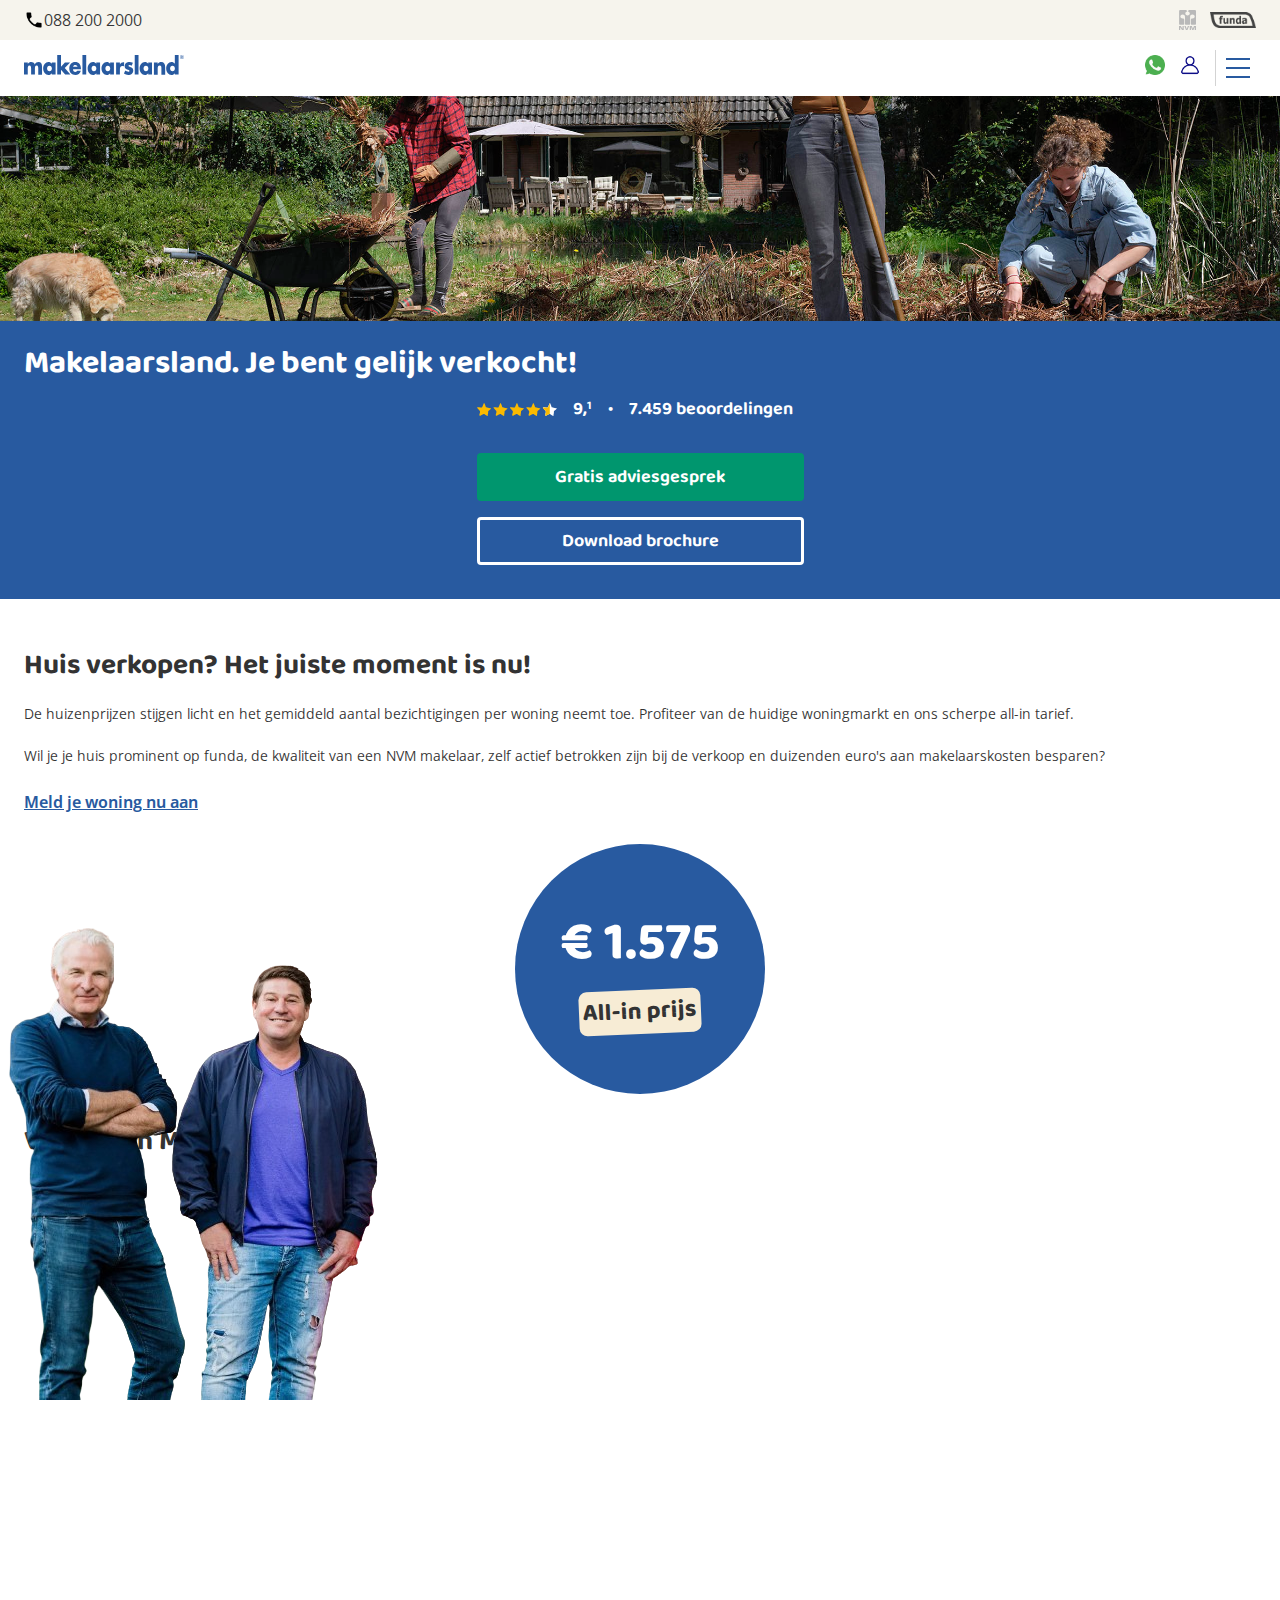
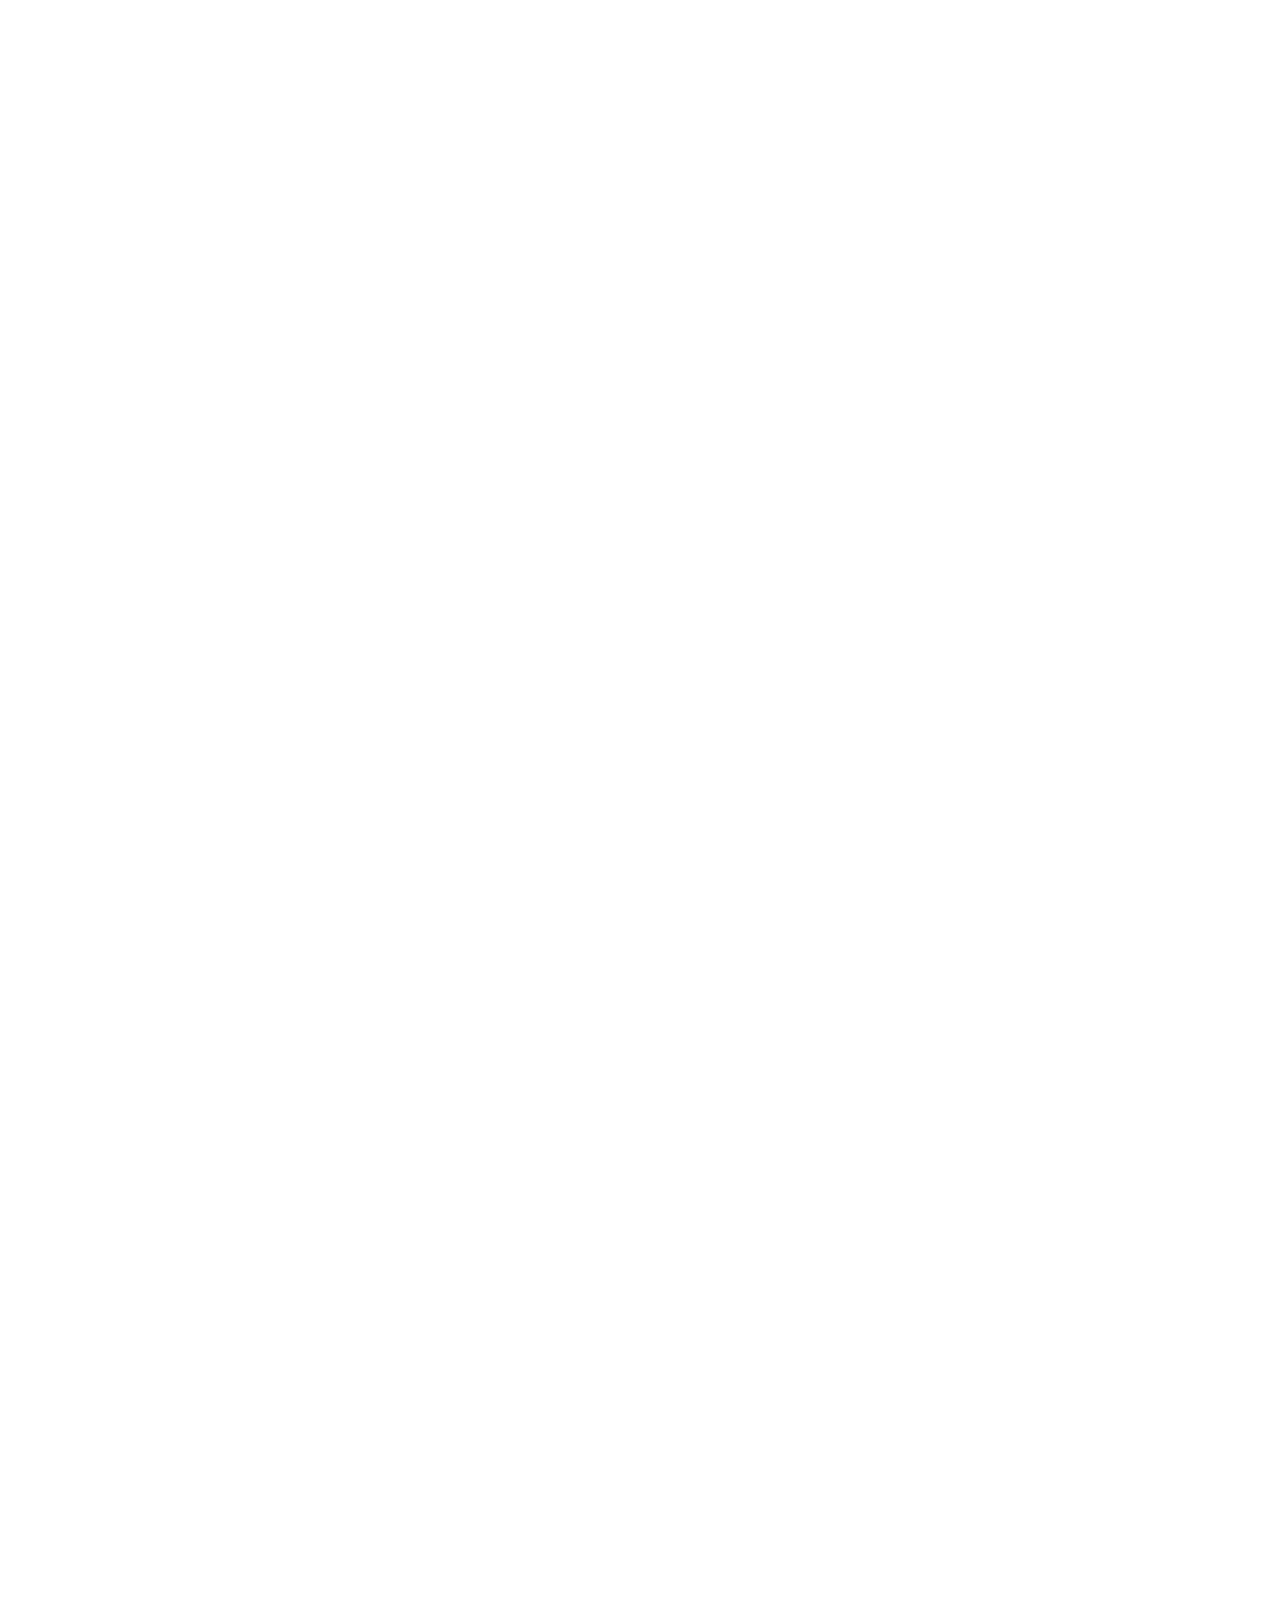
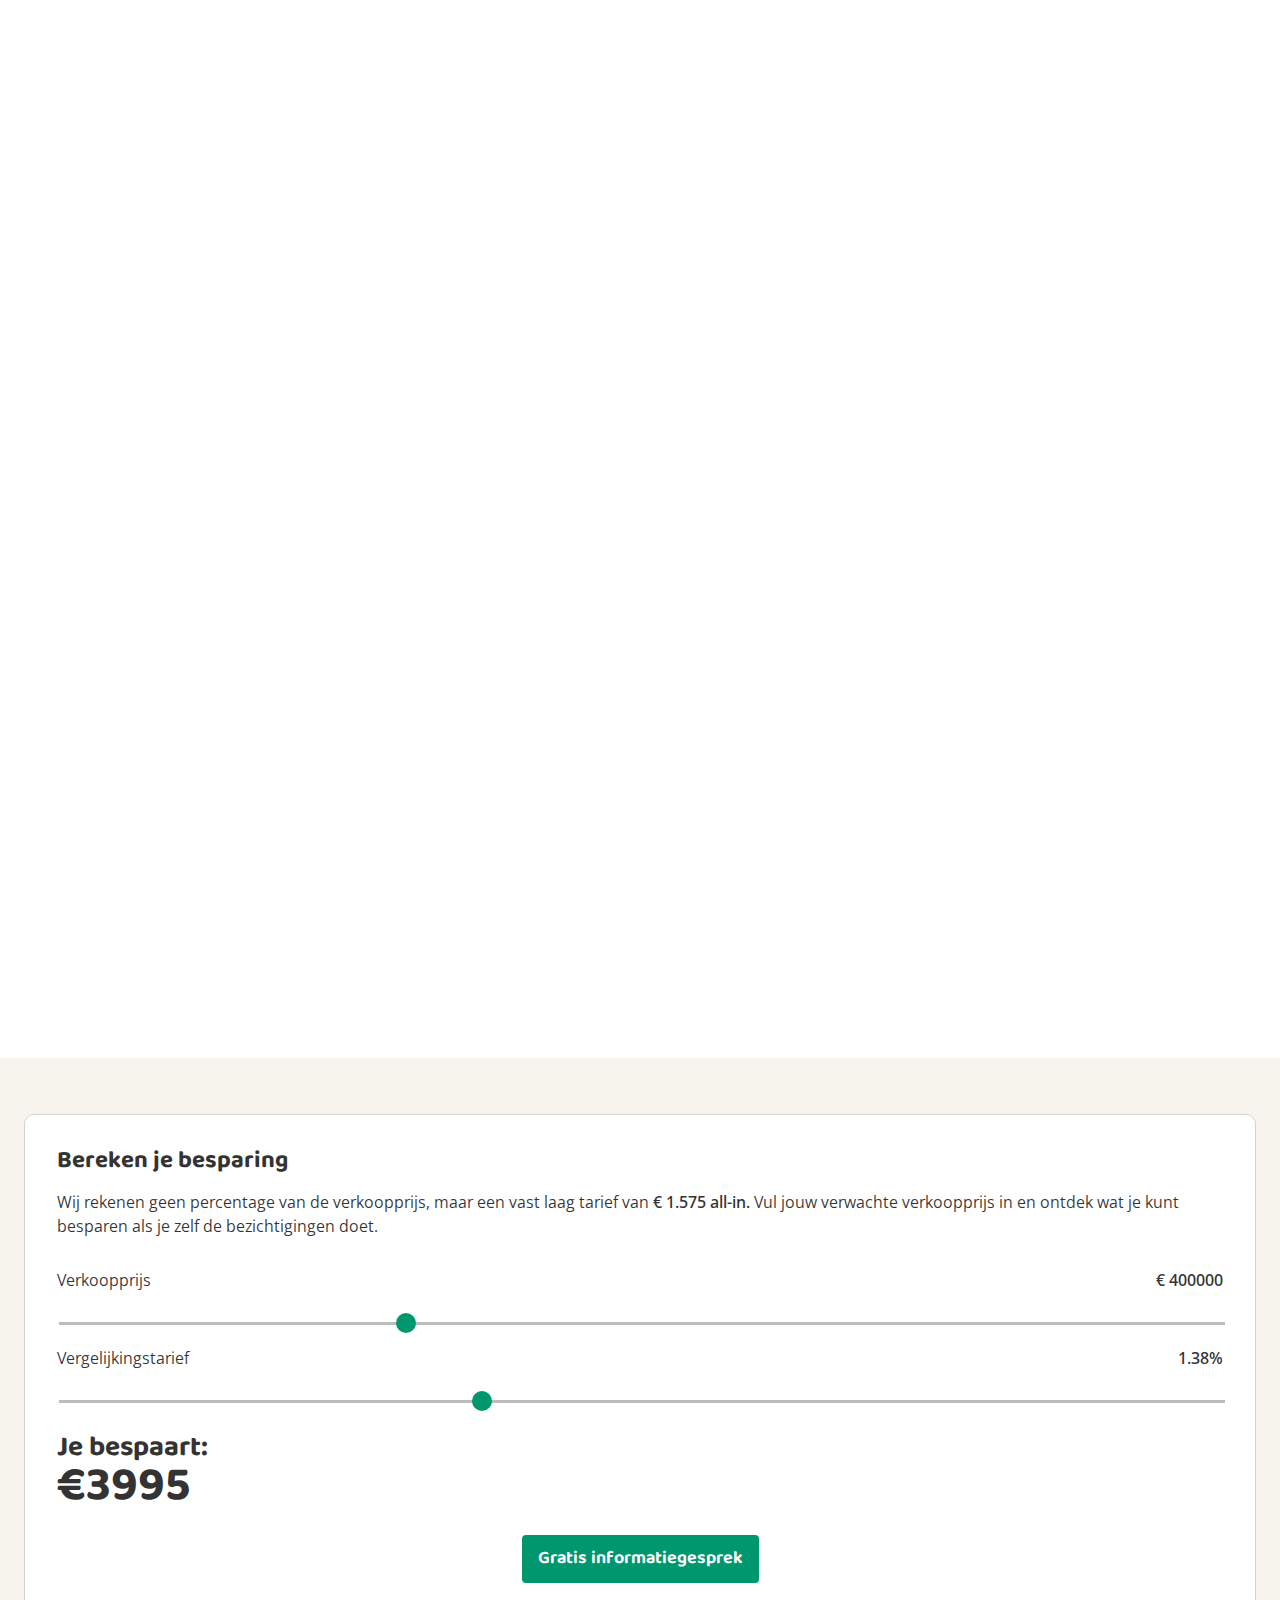
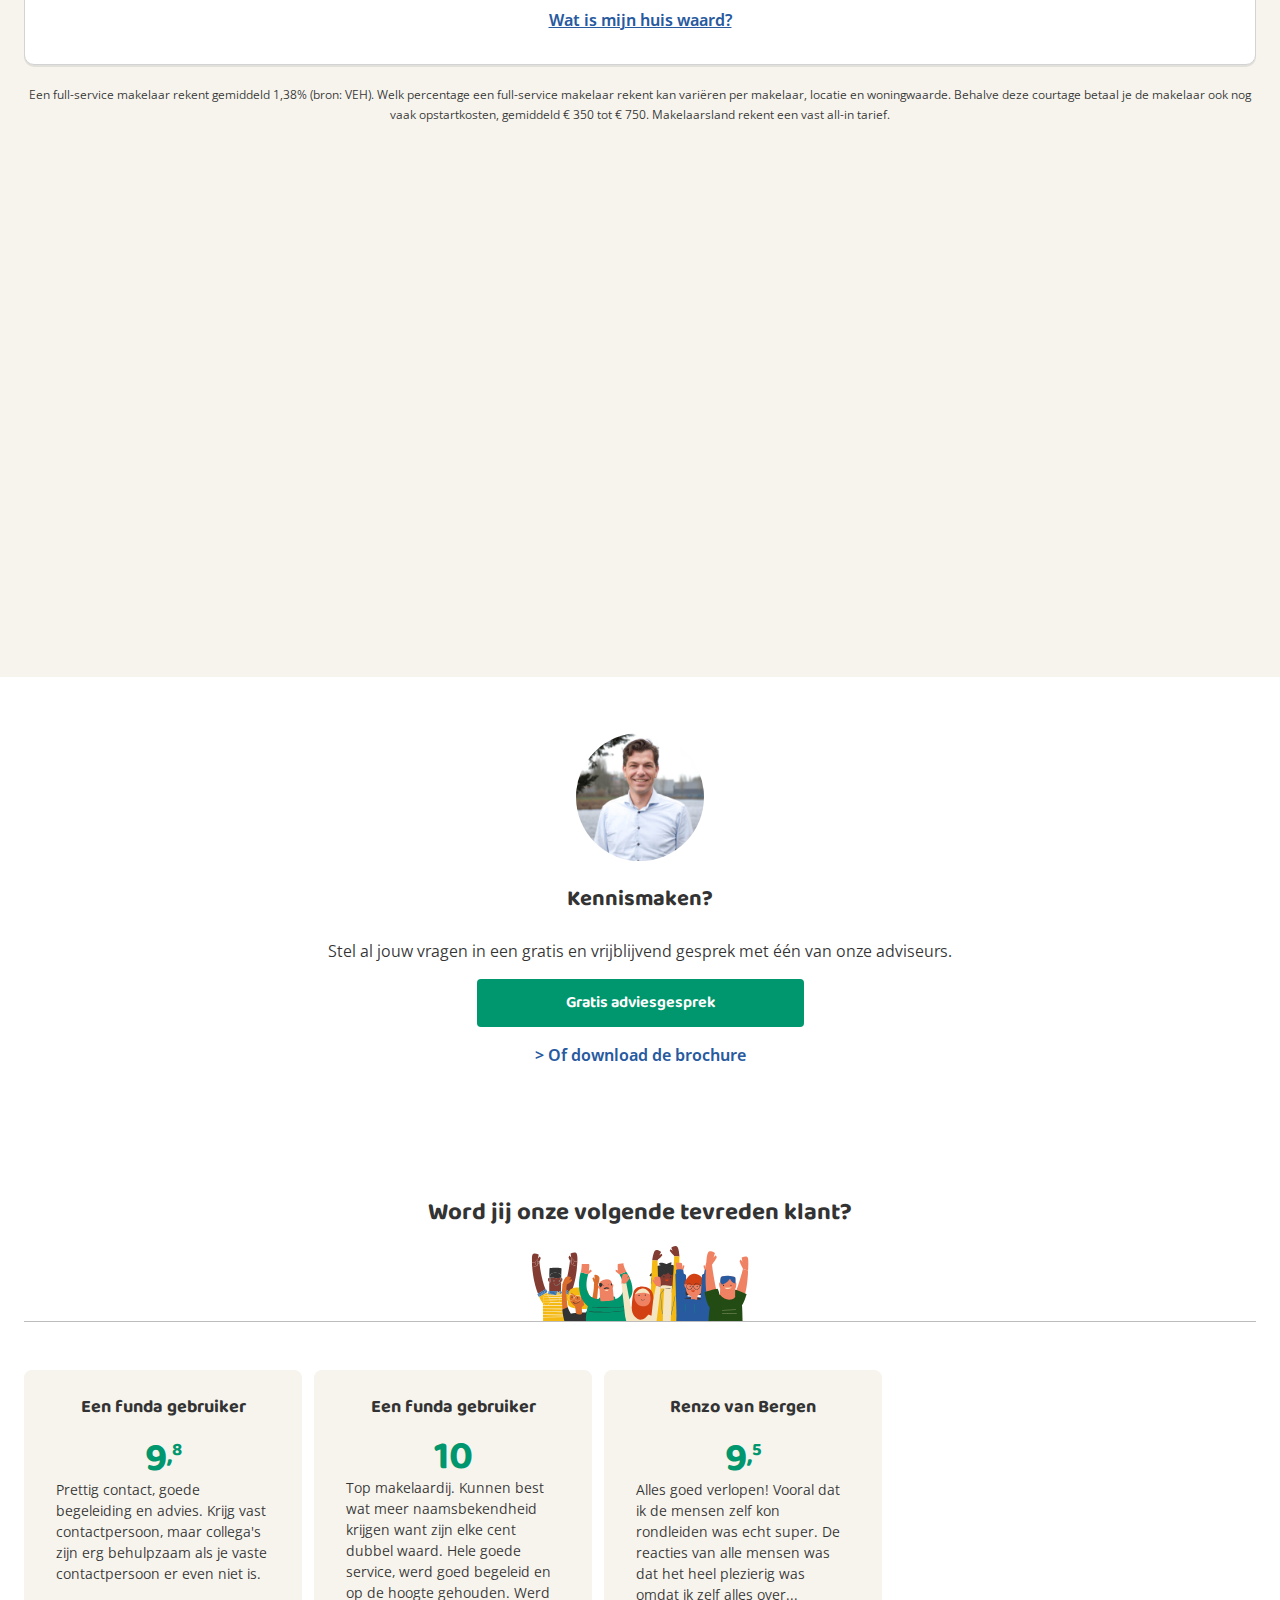
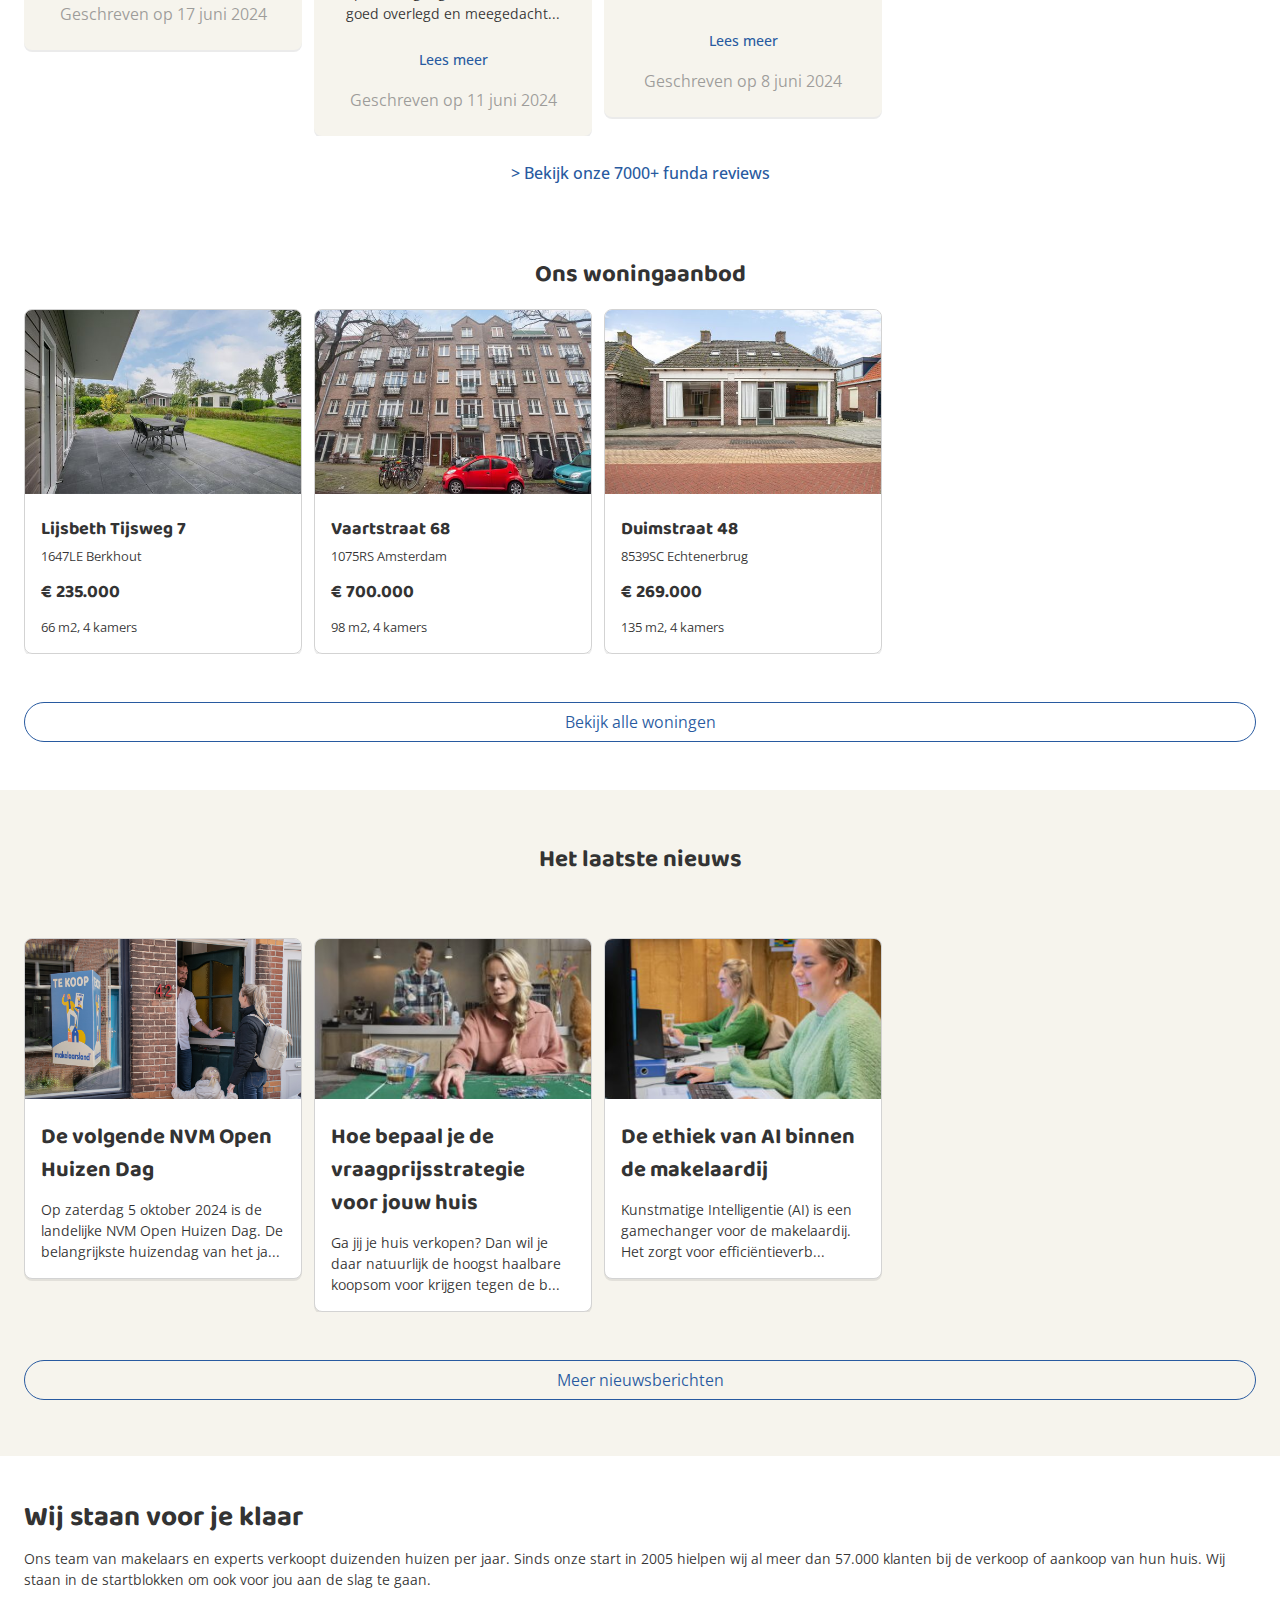
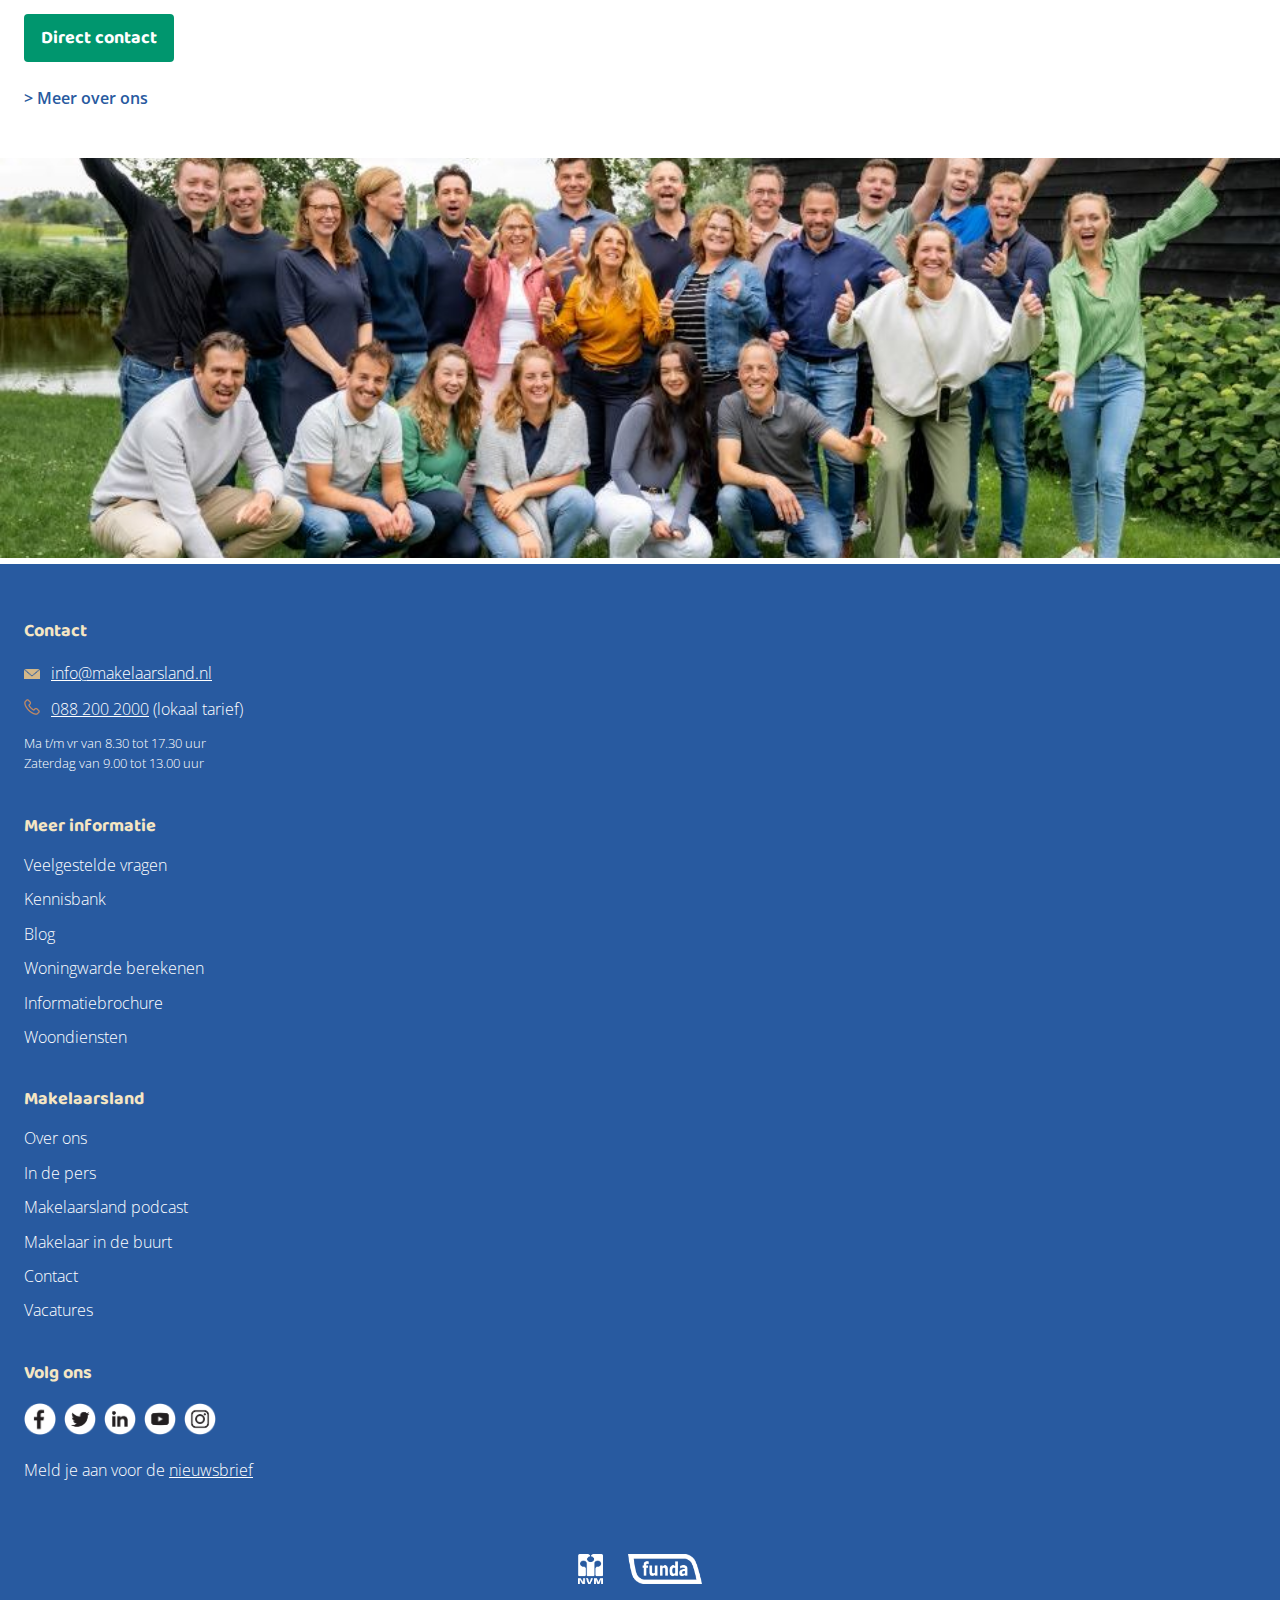
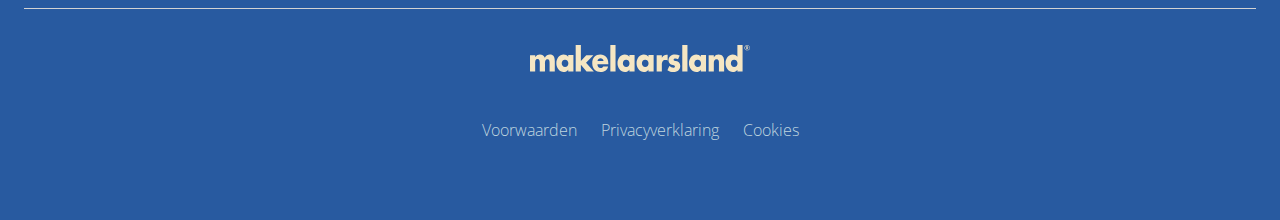
<file: index.html>
<!DOCTYPE html>
<html lang="nl">
	
<head>
	<meta charset="UTF-8">
	<meta name="author" content="jouw naam">
	<meta name="viewport" content="width=device-width, initial-scale=1">
	
	<title>Welkom in Makelaarsland - Makelaarsland</title>
	
	<link href="styles/style.css" rel="stylesheet">

	<link rel="preconnect" href="https://fonts.googleapis.com">
	<link rel="preconnect" href="https://fonts.gstatic.com" crossorigin>
	<link href="https://fonts.googleapis.com/css2?family=Open+Sans:ital,wght@0,300..800;1,300..800&display=swap" rel="stylesheet">

	<link rel="preconnect" href="https://fonts.googleapis.com">
	<link rel="preconnect" href="https://fonts.gstatic.com" crossorigin>
	<link href="https://fonts.googleapis.com/css2?family=Baloo+2:wght@400..800&display=swap" rel="stylesheet">
</head>

<body>
	<header>
		<section>
			<h2 class="hidden">Eerste navigatiebar</h2>
			<div class="h-bovenste">
				<a href="">
					<img src="images/header/telefoon.png" alt="icoontje van een telefoon">
					<p>088 200 2000</p>
				</a>
				<img src="images/header/nvm-logo.svg" alt="logo van nvm">
				<img src="images/header/funda-logo.png" alt="logo van funda">
			</div>
			<div class="h-onderste">
				<a href="index.html"><img src="images/header/makelaarsland.svg" alt="logo van makelaarsland"></a>
				<a href="https://wa.me/31882002090"><img src="images/header/whatsapp-logo.png" alt="whatsapp icoon"></a>
				<a href="https://mijn.makelaarsland.nl/?_gl=1*1aj20gw*_gcl_au*MTA4MTgyMjk1OC4xNzI1OTkxMDMx*FPAU*MTA4MTgyMjk1OC4xNzI1OTkxMDMx*_ga*MTYxNTQyMTU1OS4xNzI1OTkxMDMy*_ga_ZX3W5TLM1Y*MTcyNzI1NDU0OC4zNy4wLjE3MjcyNTQ1NDguMC4wLjEzMjU2MjExMTY.*_fplc*UUxaUjE4dW5GbUNXYXluVmpOU09adU94NFJBMU1kN0pjZlZhbEtnYmR3VGZwaTF0MmcyblZPeXlzeEtjdmdYdFJSQTVSNSUyRnNrUlpLcnBFQnZLS2xqaktHaVIzWGZRSzFNT2FsQ1NZcmRReWRQUDBobWF3WlRpR1ExTjBxSUElM0QlM0Q."><img src="images/header/profiel.png" alt="profiel"></a>
				<button>
					<span></span>
					<span></span>
					<span></span>
				</button>
			</div>
		</section>
		<nav>
			<div>
				<img src="images/footer/makelaarsland-cream.svg" alt="logo van makelaarsland">
				<a href=""><img src="images/header/profiel.png" alt="profiel"></a>
				<button>
					<span></span>
					<span></span>
				</button>
			</div>
			<ul>
				<li><a href="https://www.makelaarsland.nl/huis-verkopen/">Huis verkopen</a></li>
				<li><a href="https://www.makelaarsland.nl/aankoopmakelaar/">Aankoopmakelaar</a></li>
				<li><a href="over-ons.html">Over ons</a></li>
				<li><a href="https://www.makelaarsland.nl/huis-kopen/">Woningaanbod</a></li>
				<li><a href="https://www.makelaarsland.nl/woondiensten/">Woondiensten</a></li>
			</ul>

			<div>
				<a href="https://www.makelaarsland.nl/contact/"><img src="images/header/speech-bubble.png" alt="tekstwolkje">Neem contact op</a>
				<a href="https://wa.me/31882002090"><img src="images/header/whatsapp-white.png" alt="whatsapp logo">Whatsapp met ons</a>
				<a href="https://www.makelaarsland.nl/aanmelden-verkoop/">Start verkoop</a>
			</div>
		</nav>
		<section>
			<img src="images/index/header-index.jpg" alt="een score van 4,5 sterren">
			<h1>Makelaarsland. Je bent gelijk verkocht!</h1>
			<div>
				<img src="images/index/sterren.svg" alt="4,5 sterren gevuld">
				<p>9,</p>
				<p>1</p>
				<p>•</p>
				<p>7.459 beoordelingen</p>
			</div>
			<section class="header-knoppen">
			<h2 class="hidden">Knoppen in de header</h2>
				<a href="https://www.makelaarsland.nl/informatiegesprek/">Gratis adviesgesprek</a>
				<a href="https://www.makelaarsland.nl/informatiebrochure/">Download brochure</a>
			</section>
		</section>
	</header>
	
	<main class="indeks">
		<img src="images/index/kpk-meme.png" alt="Martijn en Bob van kopen zonder kijken">
		<section>
			<h2>Huis verkopen? Het juiste moment is nu!</h2>
			<p>
				De huizenprijzen stijgen licht en het gemiddeld aantal bezichtigingen per woning 
				neemt toe. Profiteer van de huidige woningmarkt en ons scherpe all-in tarief.
				<br>
				<br>
				Wil je je huis prominent op funda, de kwaliteit van een NVM makelaar, zelf actief 
				betrokken zijn bij de verkoop en duizenden euro's aan makelaarskosten besparen?
			</p>
			<a href="https://www.makelaarsland.nl/aanmelden-verkoop/" class="linkje">Meld je woning nu aan</a>
			
			<a href="https://www.makelaarsland.nl/aanmelden-verkoop/">
				<div>
					<p>€ 1.575</p>
					<p>All-in prijs</p>
				</div>
			</a>
		</section>
		<section>
			<h2>Voordelen Makelaarsland</h2>
				<article class="section fadeup">
					<a href="https://www.makelaarsland.nl/huis-verkopen">
						<img src="images/index/bespaar-man-bank.jpg" alt="een man die in zijn huis zit op de bank">
						<div>
							<h3 >Bespaar duizenden euro's</h3>
							<p >
								Het verkopen van je huis hoeft niet duur te zijn. Je kan zelf de 
								bezichtigingen doen of alles uitbesteden. Altijd voor een vast laag tarief! 
								Kies wat bij jou past.
							</p>
							<p class="linkje">Wat kost het</p>
						</div>
					</a>
				</article>
				<article class="section fadeup">
					<a href="https://www.makelaarsland.nl/over-ons/">
						<img src="images/index/team-makelaar-verkoop.jpg" alt="Het team van makelaarsland">
						<div>
							<h3>Het beste verkoopresultaat</h3>
							<p>
								Ons team verkoopt duizenden huizen per jaar en brengt 19 jaar kennis
								en ervaring mee. Wij gaan altijd voor het beste resultaat: een dik tevreden jij!
							</p>
						<p class="linkje">Ontmoet het team</p>
						</div>
					</a>
				</article>
				<article class="section fadeup">
					<a href="https://www.makelaarsland.nl/hoe-werkt-het/">
						<img src="images/index/huis-verkocht.jpg" alt="Een blije vrouw bij een verkocht huis">
						<div>
							<h3>Unieke verkoopervaring</h3>
							<p>
								Jouw enthousiasme en kennis van jouw huis en buurt samen met onze NVM expertise
								vormen de unieke combinatie. In deze 5 stappen is jouw huis zo verkocht.
							</p>
							<p class="linkje">Zo werkt het</p>
						</div>
					</a>
				</article>
		</section>
		<section>
			<h2 class="hidden">Kijk je besparing</h2>
			<section class="besparing">
				<h2>Bereken je besparing</h2>
				<p>
					Wij rekenen geen percentage van de verkoopprijs, maar een vast laag tarief van <strong>€ 1.575
					all-in.</strong> Vul jouw verwachte verkoopprijs in en ontdek wat je kunt besparen als je zelf
					de bezichtigingen doet.
				</p>
				<div>
					<p>Verkoopprijs</p>	
					<p><strong class="verkoop">//prijs//</strong></p>
				</div>
				<input type="range" min="150000" max="1000000" value="400000" step="10000" class="prijsslider">
				<div>
					<p>Vergelijkingstarief</p>
					<p><strong class="vergelijking">//procent//</strong></p>
				</div>
				<input type="range" min="0.75" max="2.50" value="1.38" step="0.01" class="procentslider">
				<p>Je bespaart:</p>
				<p>€</p ><p class="deprijs">PRIJS</p>
				<div>
					<a href="https://www.makelaarsland.nl/informatiegesprek/">Gratis informatiegesprek</a>
					<a href="https://mijnwaardecheck.nl/makelaarsland?_gl=1*1ucw654*_gcl_au*MTA4MTgyMjk1OC4xNzI1OTkxMDMx*FPAU*MTA4MTgyMjk1OC4xNzI1OTkxMDMx*_ga*MTYxNTQyMTU1OS4xNzI1OTkxMDMy*_ga_ZX3W5TLM1Y*MTcyNjE1MTI2OS4xMC4xLjE3MjYxNTE0ODguMC4wLjYzMTYxNTk1NA..*_fplc*RTQ3TVlCd2hCczRkMXhOcVJCdzJXWkx6WXRYRVRPNHFpVW15TEp0WDBCcmdRQkRwNG5kdnpsaEhubnFxWXlhbnQlMkJpdEl4RjJzeUd4YjN4NFVEMUxzcVFFYXIlMkY0QUJiQWlRWVUxM3NsZzNYRHVhVVg0TUdibUpzdTFpQmRadyUzRCUzRA.." class="linkje">Wat is mijn huis waard?</a>
				</div>
			</section>

			 <p>
				Een full-service makelaar rekent gemiddeld 1,38% (bron: VEH). Welk percentage een full-service
				makelaar rekent kan variëren per makelaar, locatie en woningwaarde. Behalve deze courtage betaal
				je de makelaar ook nog vaak opstartkosten, gemiddeld € 350 tot € 750. Makelaarsland rekent een
				vast all-in tarief.
			 </p>
			 <iframe width="560" height="315" src="https://www.youtube.com/embed/dzfm5g5xcTM?si=n7hIkXaGzyj_HhCj" title="YouTube video player" allow="accelerometer; autoplay; clipboard-write; encrypted-media; gyroscope; picture-in-picture; web-share" referrerpolicy="strict-origin-when-cross-origin" allowfullscreen></iframe>
		</section>
		<section>
			<h2 class="hidden">Regel een gratis adviesgesprek</h2>
			<img src="images/index/adviseur.jpg" alt="foto van een adviseur">
			<h2>Kennismaken?</h2>
			<p>
				Stel al jouw vragen in een gratis en vrijblijvend gesprek met één van onze adviseurs.
			</p>
			<a href="https://www.makelaarsland.nl/informatiegesprek/">Gratis adviesgesprek</a>
			<a href="https://www.makelaarsland.nl/informatiebrochure/" class="linkje">> Of download de brochure</a>
		</section>
		<section>
			<h2>Word jij onze volgende tevreden klant?</h2>
			<div> 
				<!-- div om de grijze streep te krijgen -->
				<img src="images/index/juichende-mensen-half.svg" alt="juichende mensen">
			</div>
			<div>
				<article>
					<div>
						<h3>Een funda gebruiker</h3>	
						<div class="cijfers"><p>9</p><p>,</p><p>8</p></div>
						<p>
							Prettig contact, goede begeleiding en advies. Krijg vast contactpersoon, maar
							collega's zijn erg behulpzaam als je vaste contactpersoon er even niet is.
						</p>
						<p>Geschreven op 17 juni 2024</p>
					</div>
				</article>
				<article>
					<div>
						<h3>Een funda gebruiker</h3>
						<div class="cijfers"><p>10</p></div>
						<p>
							Top makelaardij. Kunnen best wat meer naamsbekendheid krijgen want zijn elke cent
							dubbel waard. Hele goede service, werd goed begeleid en op de hoogte gehouden. Werd
							goed overlegd en meegedacht... <a href="">Lees meer</a>
						</p>
						<p>Geschreven op 11 juni 2024</p>
					</div>
				</article>
				<article>
					<div>
						<h3>Renzo van Bergen</h3>
						<div class="cijfers"><p>9</p><p>,</p><p>5</p></div>
						<p>
							Alles goed verlopen! Vooral dat ik de mensen zelf kon rondleiden was echt super. De
							reacties van alle mensen was dat het heel plezierig was omdat ik zelf alles over... <a href="">Lees meer</a>
						</p>
						<p>Geschreven op 8 juni 2024</p>
					</div>
				</article>
			</div>
			<a href="https://www.funda.nl/makelaars/alkmaar/12285-makelaarsland/beoordelingen/verkoop/" >> Bekijk onze 7000+ funda reviews</a>
		</section>
		<section>
			<h2>Ons woningaanbod</h2>
			<div>
				<article>
					<a href="https://www.makelaarsland.nl/huis-kopen/berkhout-lijsbeth-tijsweg-7-40/">
						<div>
							<img src="images/index/lijsbeth-tijsweg.jpeg" alt="foto van huis 1">
							<h3>Lijsbeth Tijsweg 7</h3>
							<p>1647LE Berkhout</p>
							<p>€ 235.000</p>
							<p>66 m2, 4 kamers</p>
						</div>
					</a>
				</article>
				<article>
						<a href="https://www.makelaarsland.nl/huis-kopen/amsterdam-vaartstraat-68-1/">
						<div>
							<img src="images/index/vaartstraat.jpeg" alt="foto van huis 2">
							<h3>Vaartstraat 68</h3>
							<p>1075RS Amsterdam</p>
							<p>€ 700.000</p>
							<p>98 m2, 4 kamers</p>
						</div>
					</a>
				</article>
				<article>
					<a href="https://www.makelaarsland.nl/huis-kopen/echtenerbrug-duimstraat-43/">
						<div>
							<img src="images/index/duimstraat.jpeg" alt="foto van huis 3">
							<h3>Duimstraat 48</h3>
							<p>8539SC Echtenerbrug</p>
							<p>€ 269.000</p>
							<p>135 m2, 4 kamers</p>
						</div>
					</a>	
				</article>
			</div>
			<a href="https://www.makelaarsland.nl/huis-kopen/" class="blauwe-knop">Bekijk alle woningen</a>
		</section>
		<section>
			<h2>Het laatste nieuws</h2>
			<div>
				<article>
					<a href="https://www.makelaarsland.nl/blog/volgende-nvm-open-huizen-dag/">
						<div>	
							<img src="images/index/open-huizen-dag.jpg" alt="een vrouw die bij een man aan de deur komt">
							<h3>De volgende NVM Open Huizen Dag</h3>
							<p>
								Op zaterdag 5 oktober 2024 is de landelijke NVM Open Huizen Dag. De belangrijkste 
								huizendag van het ja...
							</p>
						</div>
					</a>
				</article>
				<article>
					<a href="https://www.makelaarsland.nl/blog/hoe-bepaal-je-de-vraagprijsstrategie-voor-jouw-huis/">
						<div>
							<img src="images/index/vraagprijsstrategie.jpg" alt="een vrouw die thuis aan het puzzelen is">
							<h3>Hoe bepaal je de vraagprijsstrategie voor jouw huis</h3>
							<p>
								Ga jij je huis verkopen? Dan wil je daar natuurlijk de hoogst haalbare koopsom
								voor krijgen tegen de b...							</p>
						</div>	
					</a>
				</article>
				<article>
					<a href="https://www.makelaarsland.nl/blog/de-ethiek-van-ai-binnen-de-makelaardij/">
						<div>	
							<img src="images/index/makelaarsland-computer.jpg" alt="een vrouw achter de computer">
							<h3>De ethiek van AI binnen de makelaardij</h3>
							<p>
								Kunstmatige Intelligentie (AI) is een gamechanger voor de makelaardij. Het zorgt
								voor efficiëntieverb...
							</p>
						</div>
					</a>
				</article>
			</div>
			<a href="https://www.makelaarsland.nl/blog/" class="blauwe-knop">Meer nieuwsberichten</a>
		</section>
		
		<section>
			<h2>Wij staan voor je klaar</h2>
			<p>
				Ons team van makelaars en experts verkoopt duizenden huizen per jaar. Sinds onze start in 2005 
				hielpen wij al meer dan 57.000 klanten bij de verkoop of aankoop van hun huis. Wij staan in 
				de startblokken om ook voor jou aan de slag te gaan.
			</p>
			<a href="https://www.makelaarsland.nl/informatiegesprek/">Direct contact</a>
			<a href="https://www.makelaarsland.nl/over-ons/" class="linkje">> Meer over ons</a>
		</section>
		<img src="images/index/team-groep.jpg" alt="het team van makelaarsland">
	</main>
	<footer>
		<h3>Contact</h3>
		<div>
			<img src="images/footer/mail-icoon.png" alt="mail icoon">
			<a href="mailto:info@makelaarsland.nl">info@makelaarsland.nl</a>
		</div>
		<div>
			<img src="images/footer/phone-icoon.png" alt="telefoon icoon">
			<p><a href="">088 200 2000</a> (lokaal tarief)</p>
		</div>
		<p>
			Ma t/m vr van 8.30 tot 17.30 uur
			<br>
			Zaterdag van 9.00 tot 13.00 uur
		</p>

		<h3>Meer informatie</h3>
		<ul>
			<li><a href="https://www.makelaarsland.nl/veelgestelde-vragen/">Veelgestelde vragen</a></li>
			<li><a href="https://www.makelaarsland.nl/makelaar/">Kennisbank</a></li>
			<li><a href="https://www.makelaarsland.nl/blog/">Blog</a></li>
			<li><a href="https://mijnwaardecheck.nl/makelaarsland?_gl=1*19ftl2z*_gcl_au*MTA4MTgyMjk1OC4xNzI1OTkxMDMx*FPAU*MTA4MTgyMjk1OC4xNzI1OTkxMDMx*_ga*MTYxNTQyMTU1OS4xNzI1OTkxMDMy*_ga_ZX3W5TLM1Y*MTcyNjE1MTI2OS4xMC4xLjE3MjYxNTIzODAuMC4wLjYzMTYxNTk1NA..*_fplc*dmsyZklHbm81d0NYOFRldld6Y1FIV0NMU3dGMDg5UkNrWHFlZW1oSkhBVHJJU0swUEtXemdoR2dQdkVoNnhTa1F2aG9CR1ZQZnk3RUhvWmRYa1pDaG9Tam5hYUVER0J2bHR1TmRzeSUyRmVHbHdoaXR6MldjR21uOHRDdnczdFElM0QlM0Q.">Woningwarde berekenen</a></li>
			<li><a href="https://www.makelaarsland.nl/informatiebrochure/">Informatiebrochure</a></li>
			<li><a href="https://www.makelaarsland.nl/woondiensten/">Woondiensten</a></li>
		</ul>
		
		<h3>Makelaarsland</h3>
		<ul>
			<li><a href="over-ons.html">Over ons</a></li>
			<li><a href="https://www.makelaarsland.nl/pers/">In de pers</a></li>
			<li><a href="https://www.makelaarsland.nl/podcast/">Makelaarsland podcast</a></li>
			<li><a href="https://www.makelaarsland.nl/makelaar/makelaar-in-de-buurt/">Makelaar in de buurt</a></li>
			<li><a href="https://www.makelaarsland.nl/contact/">Contact</a></li>
			<li><a href="https://www.makelaarsland.nl/vacatures/">Vacatures</a></li>
		</ul>


		<h3>Volg ons</h3>
		<ul>
			<li><a href="https://www.facebook.com/Makelaarsland"><img src="images/footer/facebook.png" alt="Facebook logo"></a></li>
			<li><a href="https://www.makelaarsland.nl/"><img src="images/footer/twitter.png" alt="Twitter logo"></a></li>
			<li><a href="https://www.linkedin.com/company/makelaarsland"><img src="images/footer/linkedin.png" alt="LinkedIn logo"></a></li>
			<li><a href="https://www.youtube.com/user/Makelaarsland1"><img src="images/footer/youtube.png" alt="YouTube logo"></a></li>
			<li><a href="https://www.instagram.com/makelaarsland/"><img src="images/footer/instagram.png" alt="Instagram logo"></a></li>
		</ul>

		<p>Meld je aan voor de <a href="https://www.makelaarsland.nl/nieuwsbrief/">nieuwsbrief</a></p>
		<div>
			<img src="images/footer/nvm-logo-wit.png" alt="nvm logo">
			<img src="images/footer/funda-logo-wit.png" alt="funda logo">
		</div>
		<div>
			<a href="index.html"><img src="images/footer/makelaarsland-cream.svg" alt=""></a>
			<div>
				<a href="https://www.makelaarsland.nl/voorwaarden/">Voorwaarden</a>
				<a href="https://www.makelaarsland.nl/privacyverklaring/">Privacyverklaring</a>
				<a href="https://www.makelaarsland.nl/cookies/">Cookies</a>
			</div>
		</div>
	</footer>

	<script defer src="scripts/script.js"></script>
</body>
	
</html>
</file>
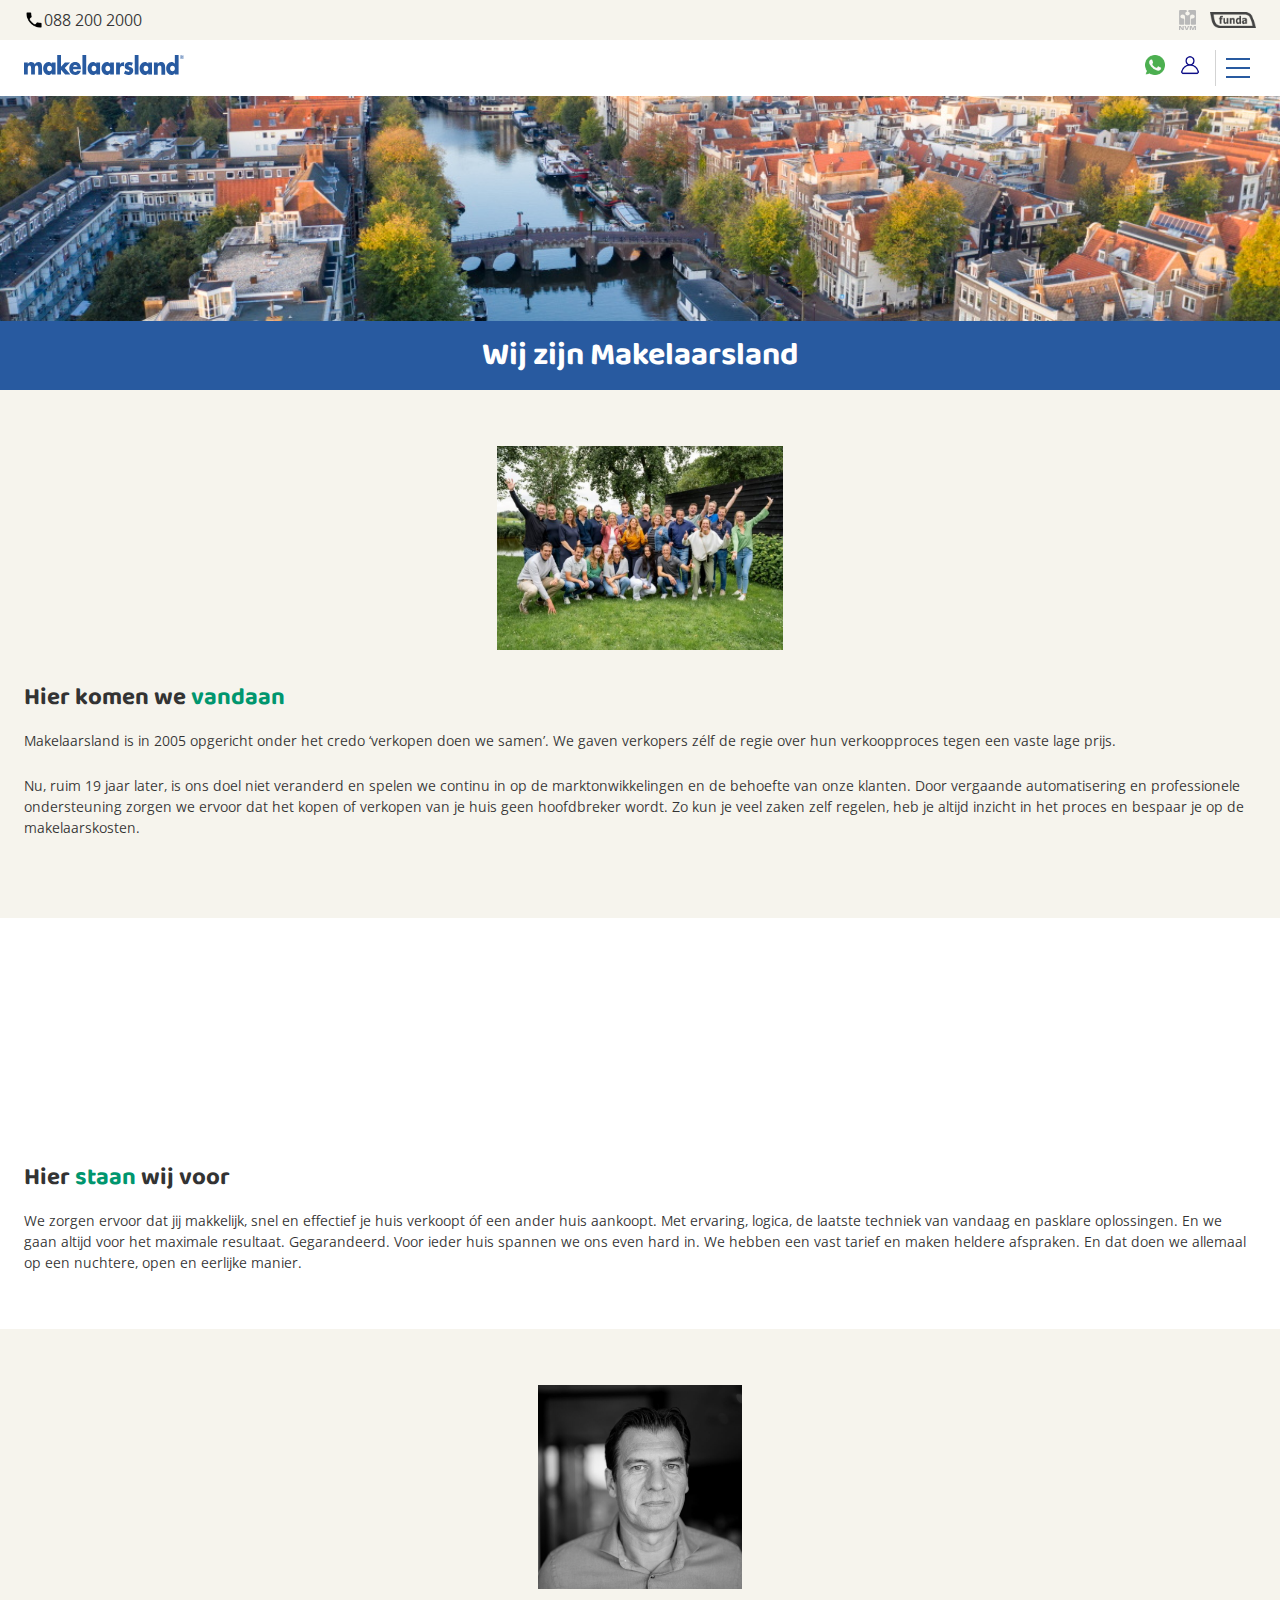
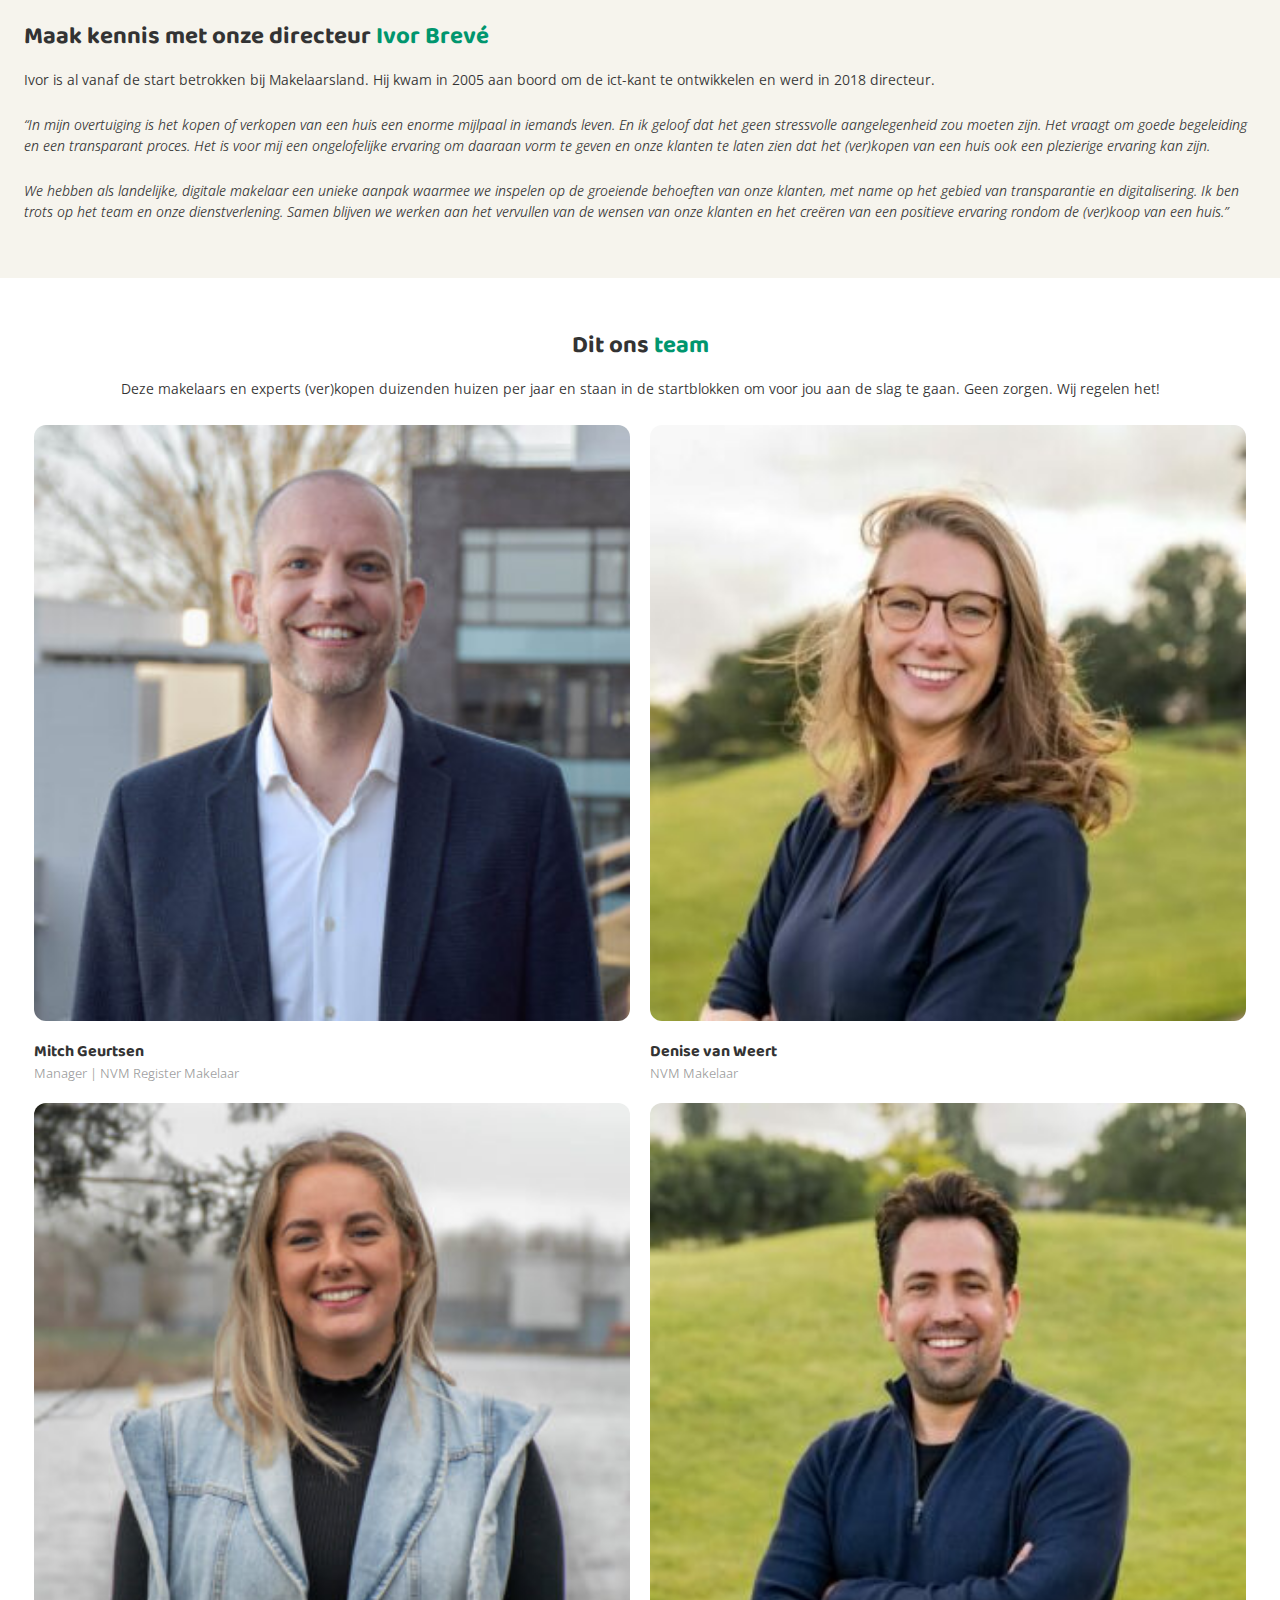
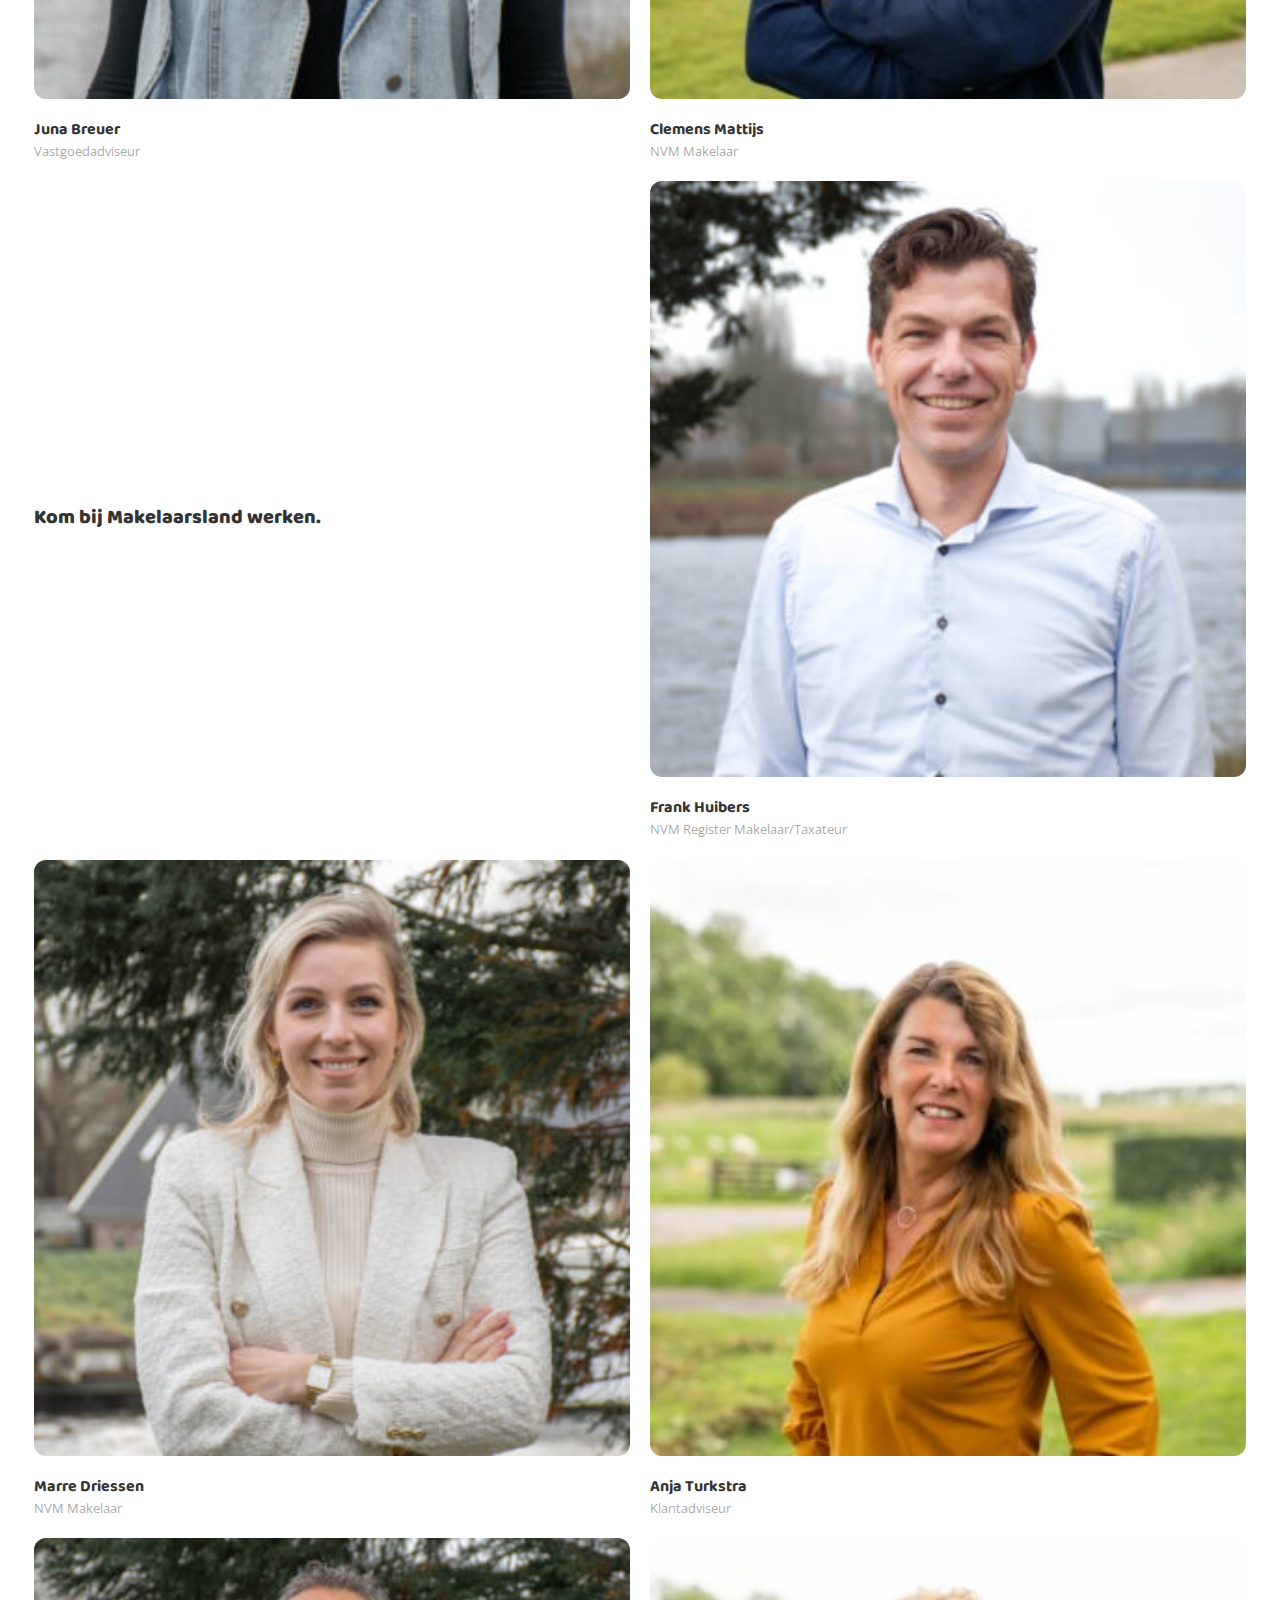
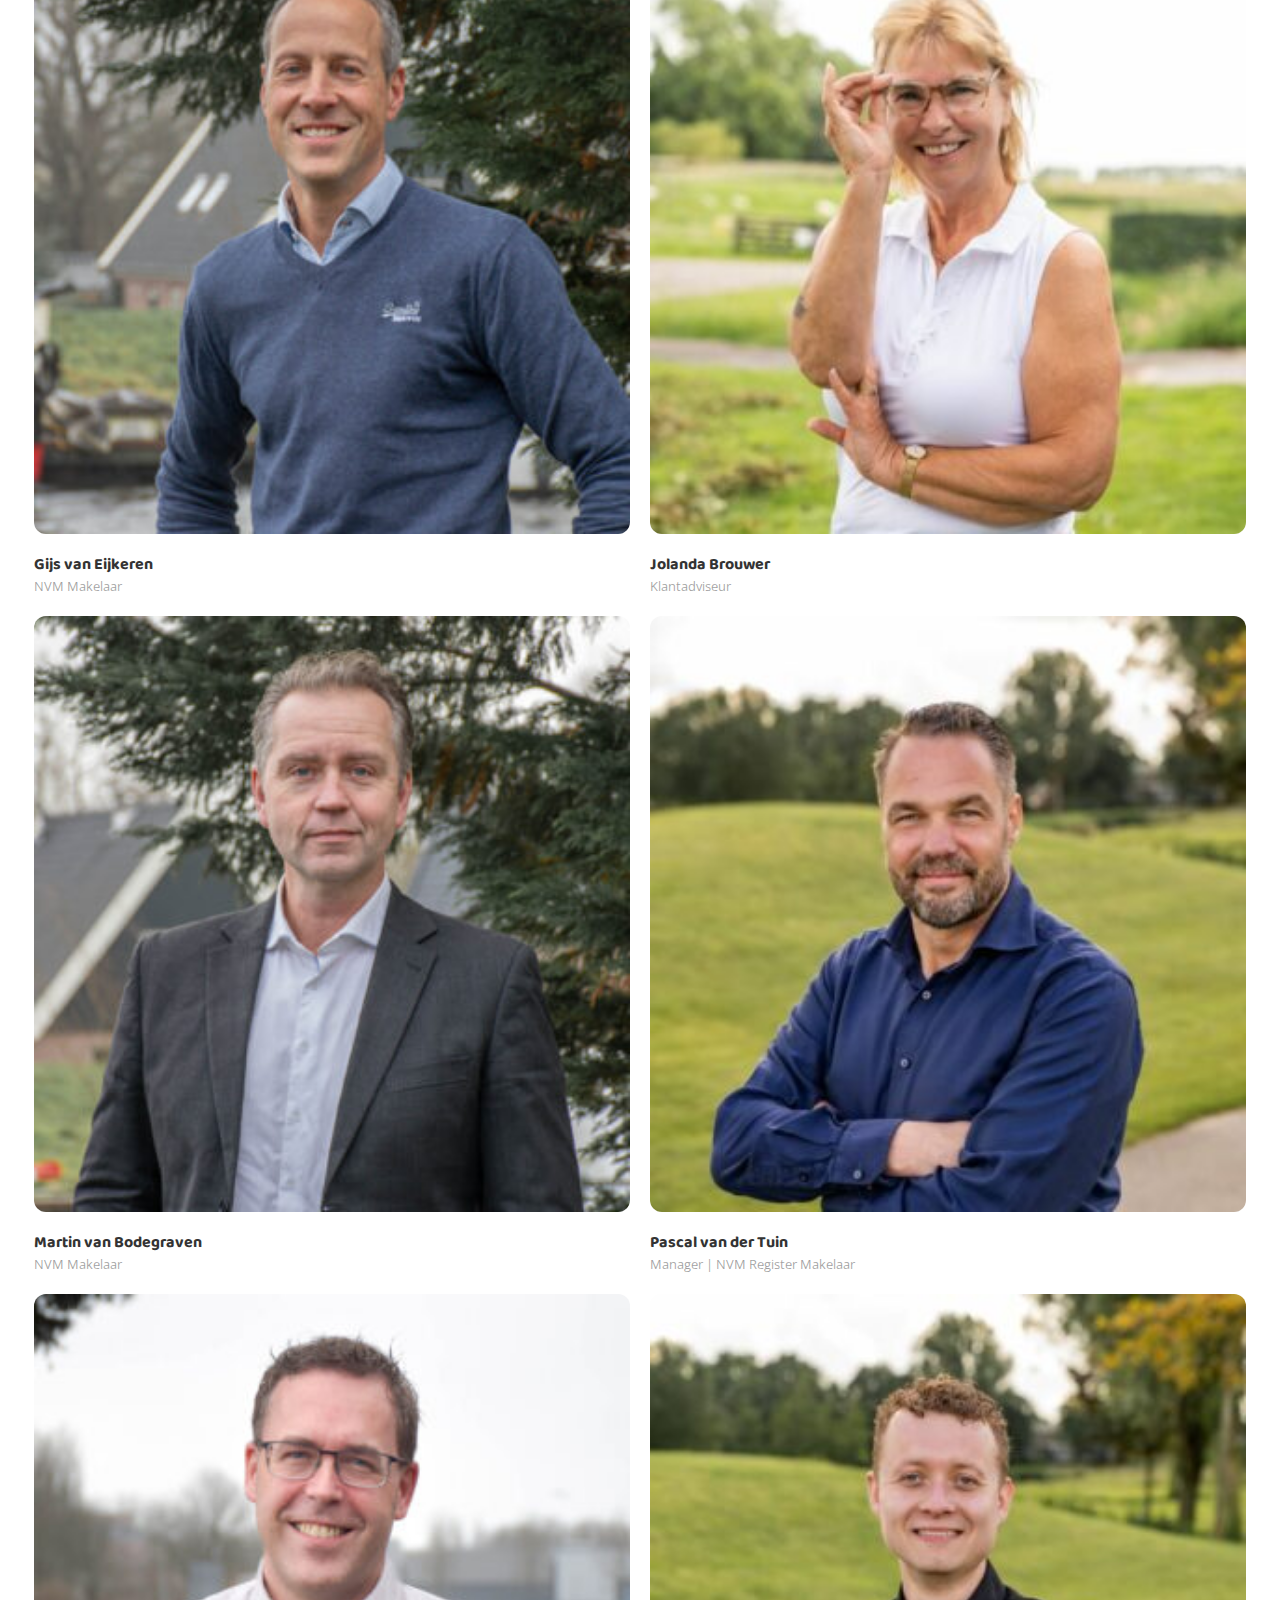
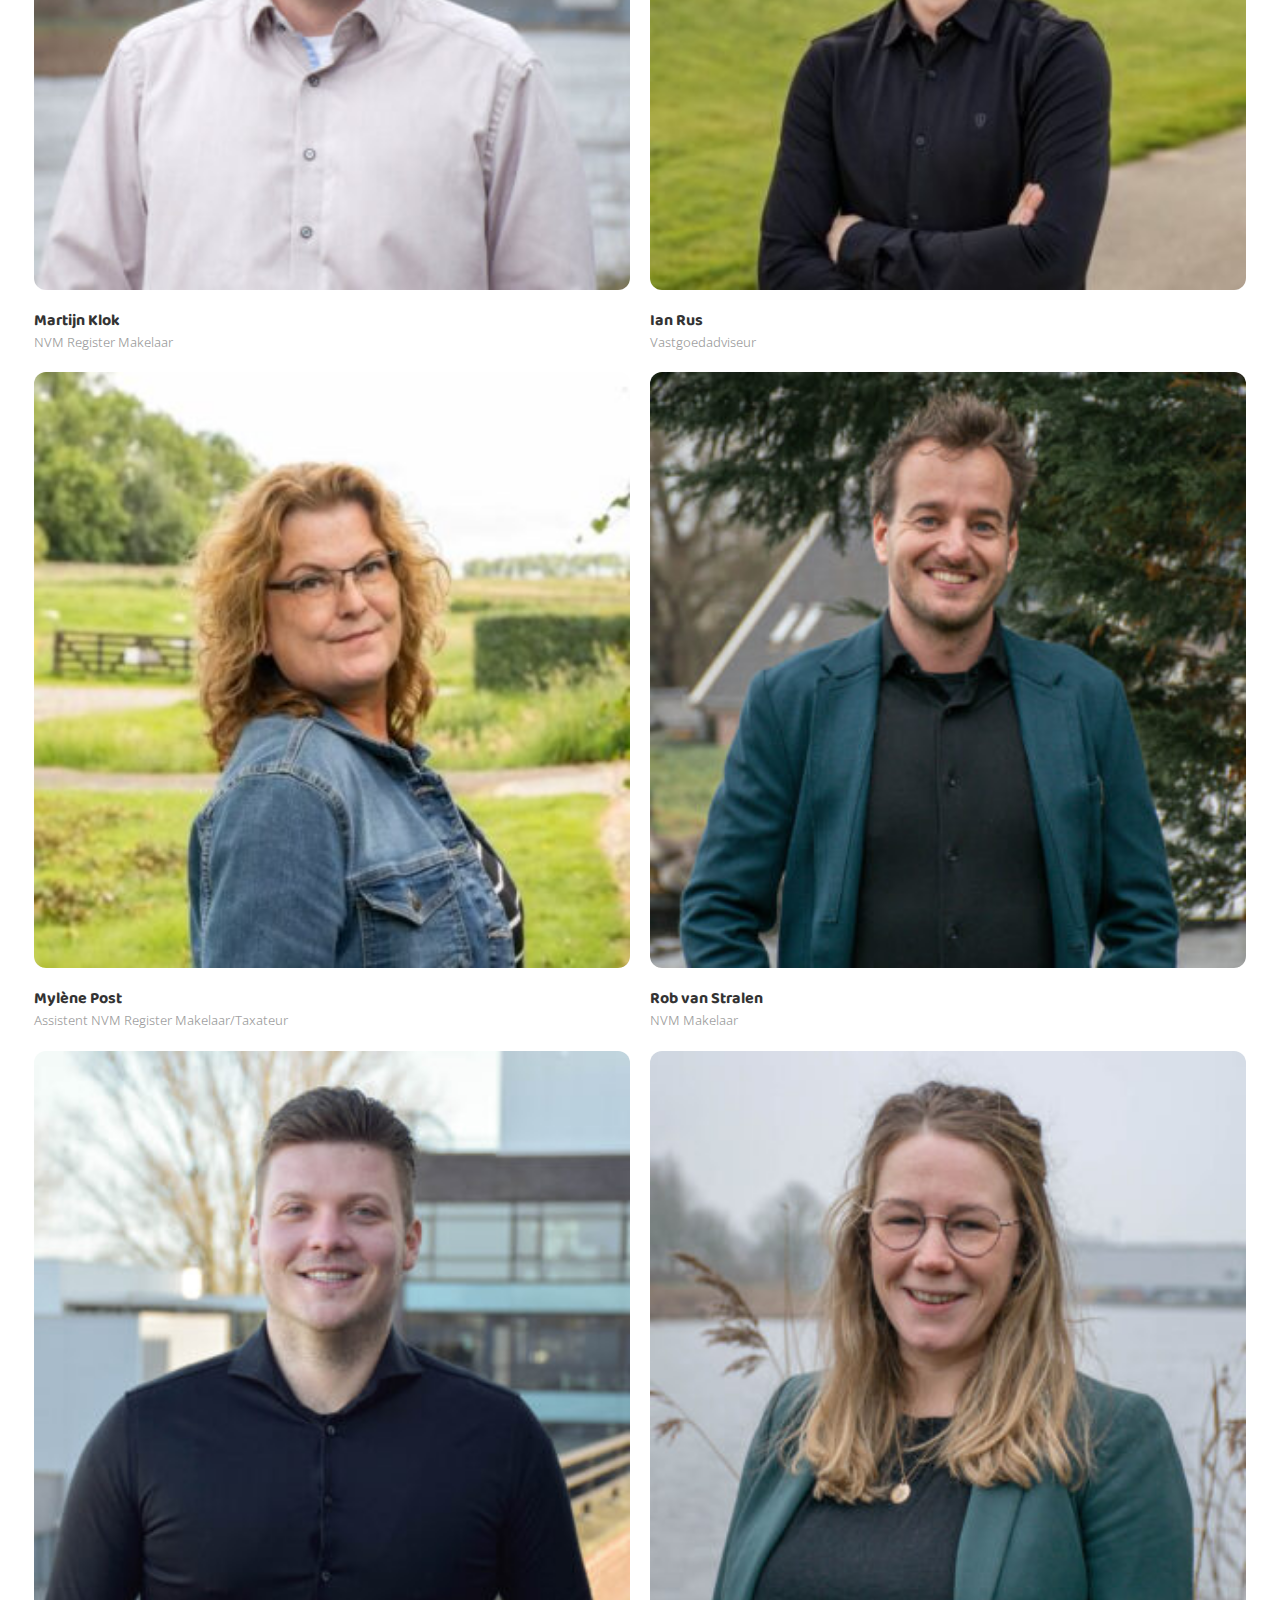
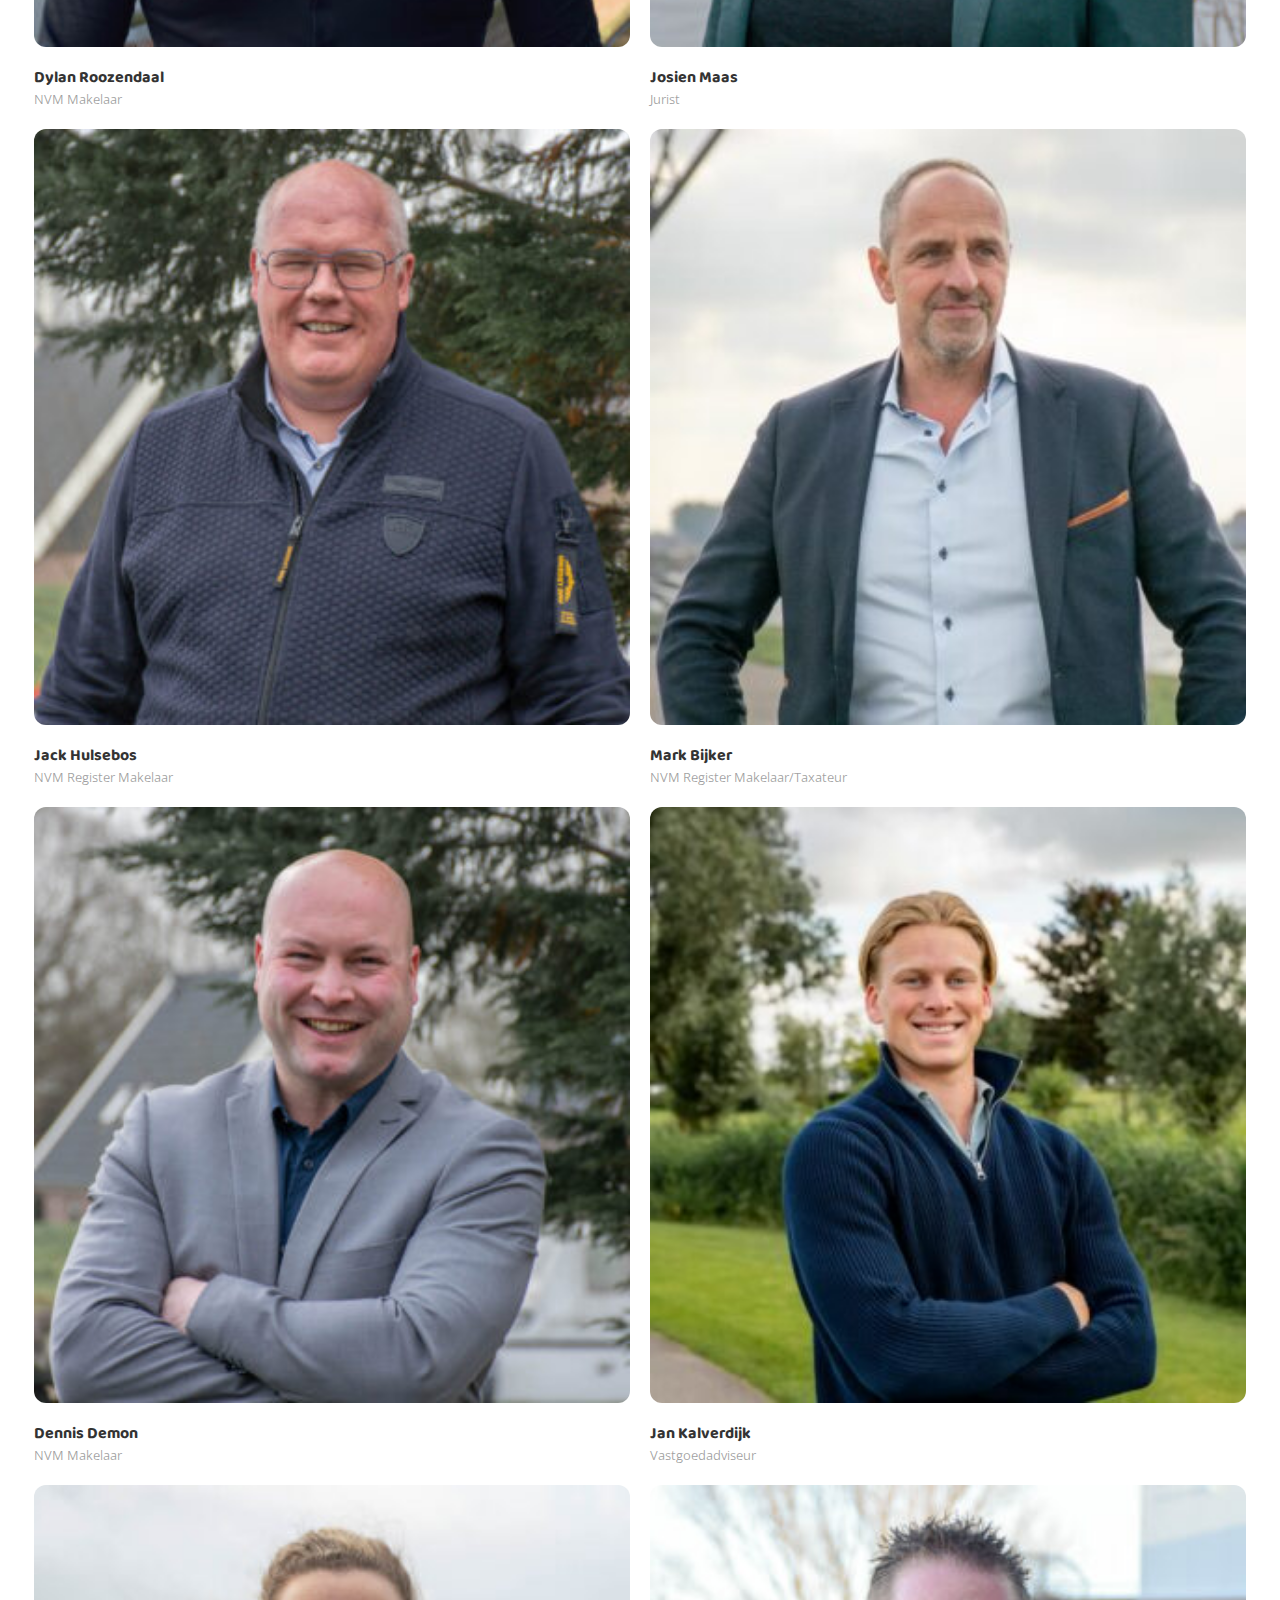
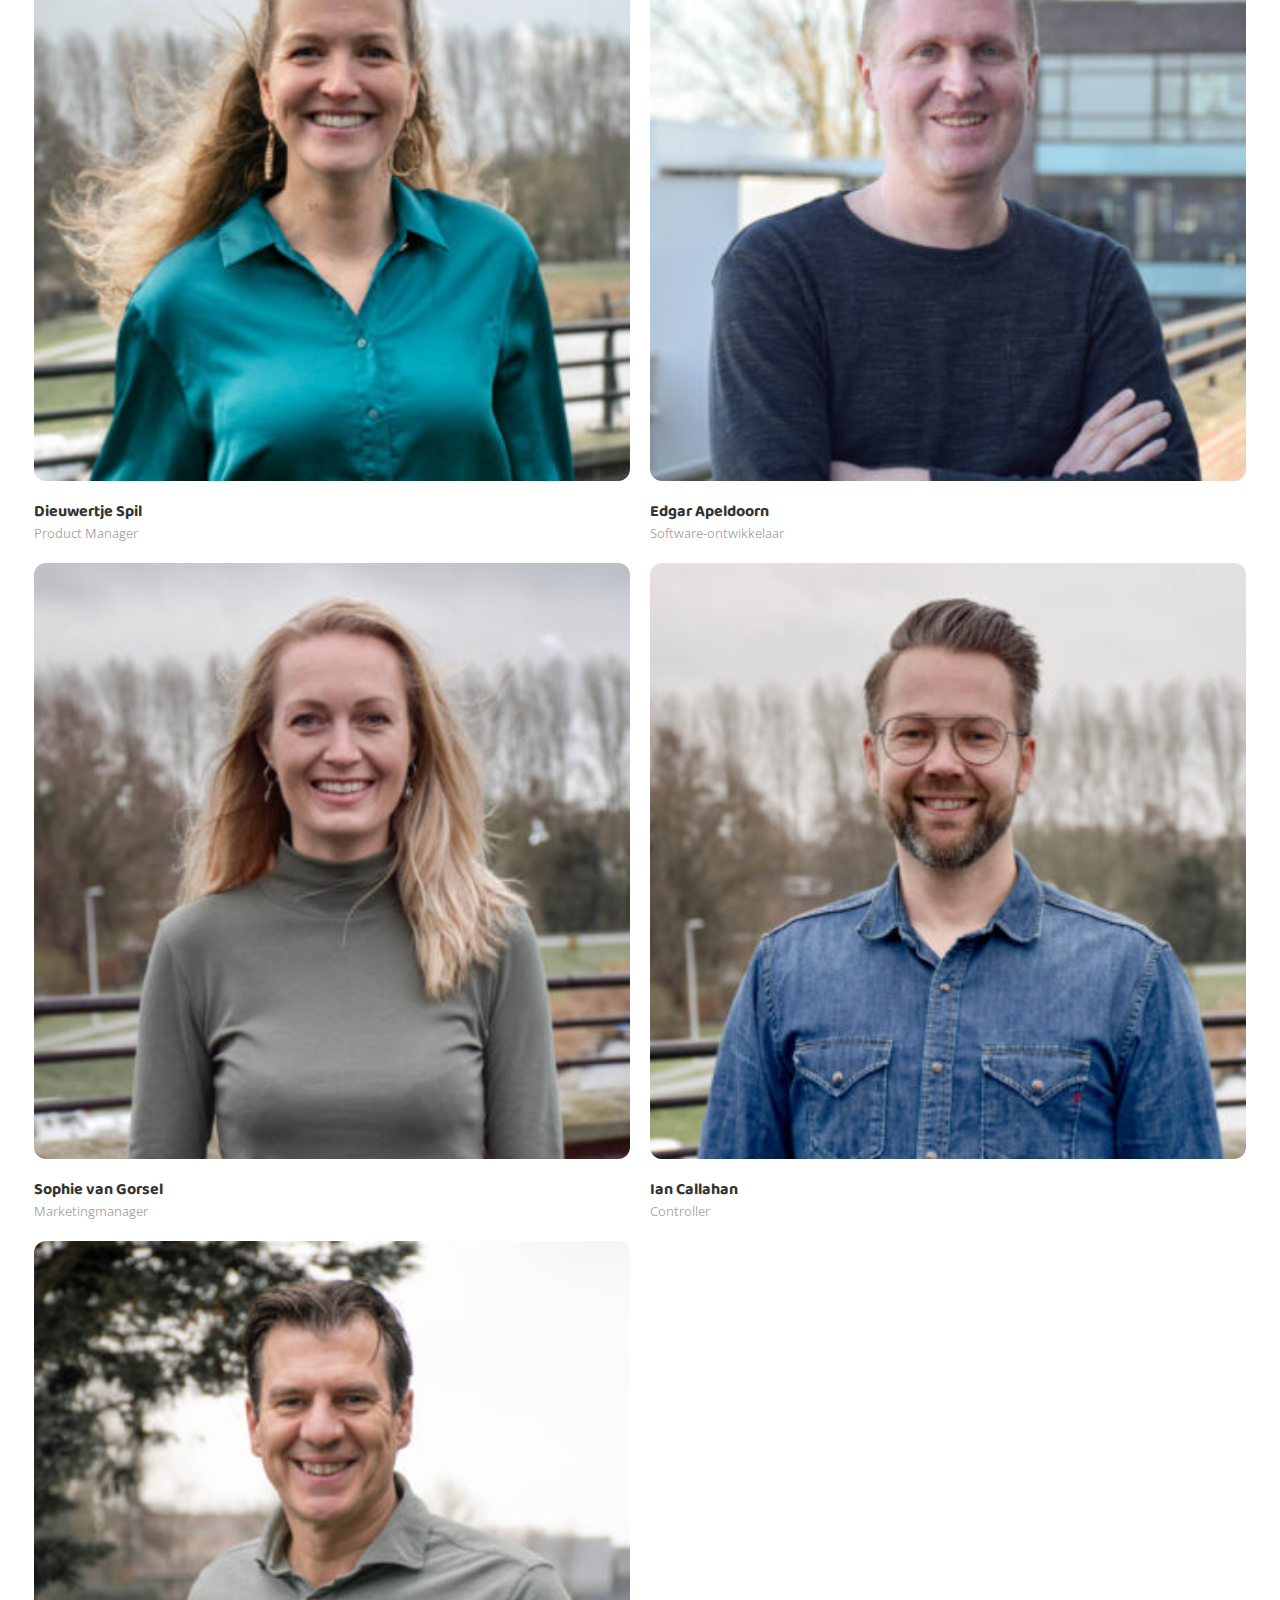
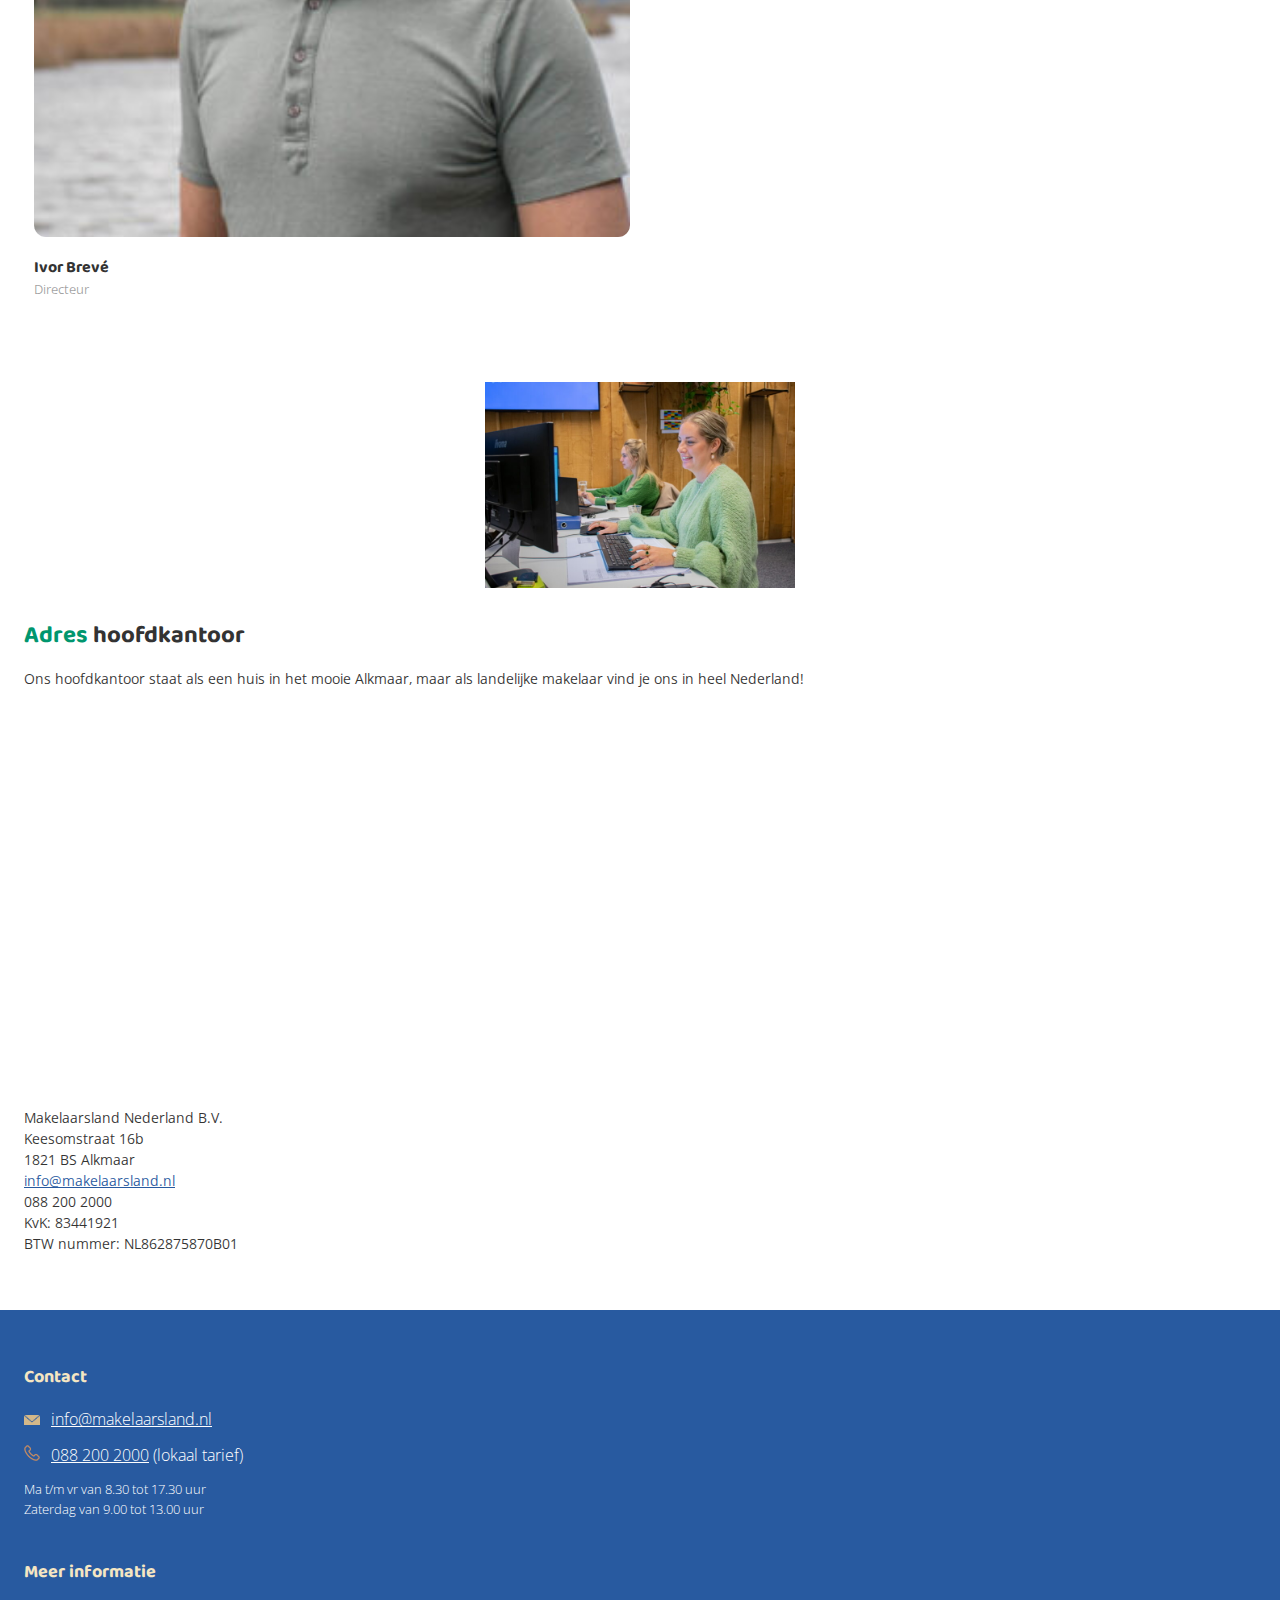
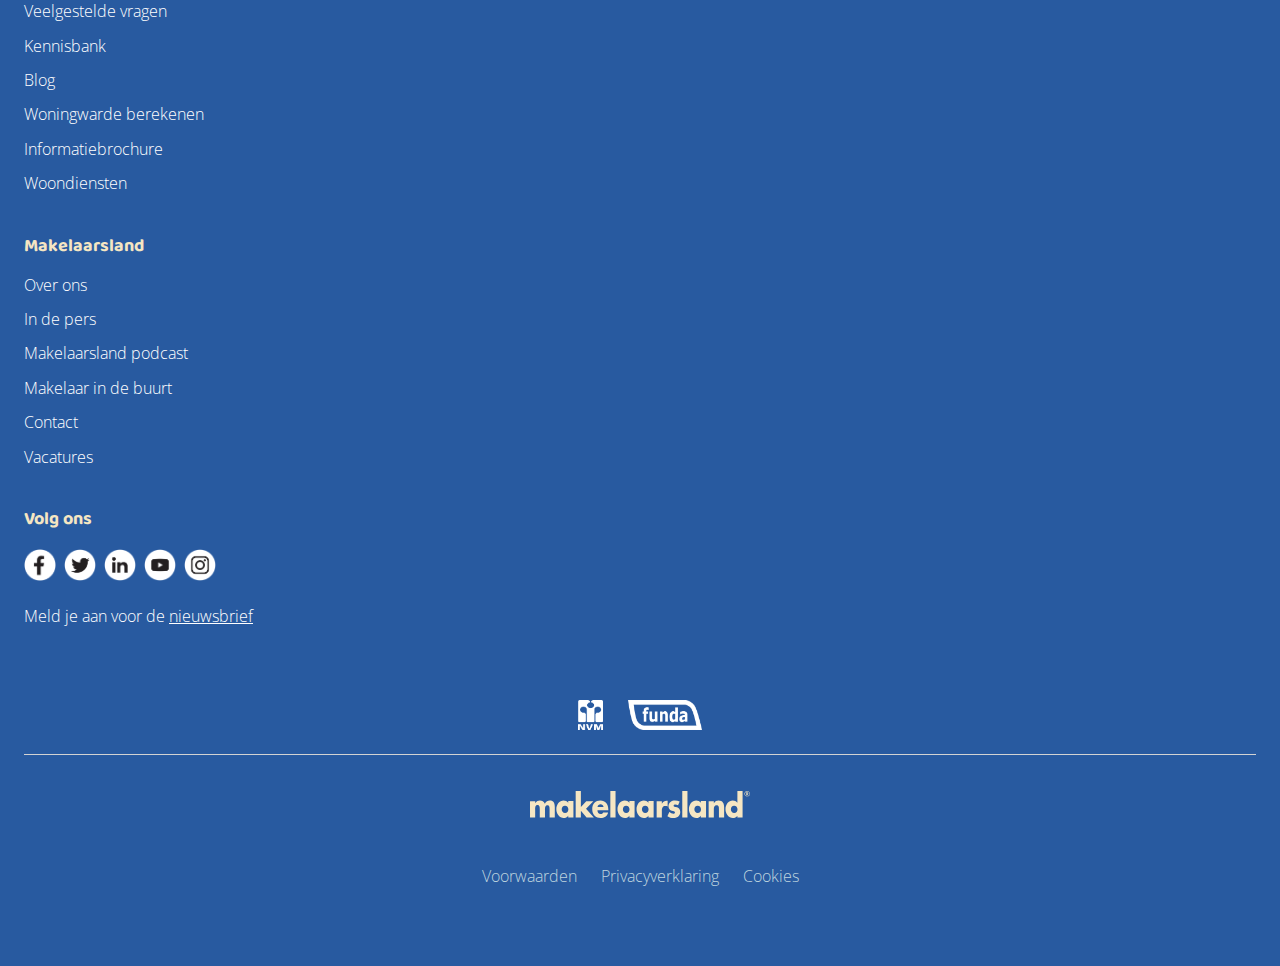
<file: over-ons.html>
<!DOCTYPE html>
<html lang="nl">
	
<head>
	<meta charset="UTF-8">
	<meta name="author" content="jouw naam">
	<meta name="viewport" content="width=device-width, initial-scale=1">
	
	<title>Makelaarsland - Over ons</title>
	
	<link href="styles/style.css" rel="stylesheet">

	<link rel="preconnect" href="https://fonts.googleapis.com">
	<link rel="preconnect" href="https://fonts.gstatic.com" crossorigin>
	<link href="https://fonts.googleapis.com/css2?family=Open+Sans:ital,wght@0,300..800;1,300..800&display=swap" rel="stylesheet">

	<link rel="preconnect" href="https://fonts.googleapis.com">
	<link rel="preconnect" href="https://fonts.gstatic.com" crossorigin>
	<link href="https://fonts.googleapis.com/css2?family=Baloo+2:wght@400..800&display=swap" rel="stylesheet">
</head>

<body>
    <header>
		<section>
			<h2 class="hidden">Eerste navigatiebar</h2>
			<div class="h-bovenste">
				<a href="">
					<img src="images/header/telefoon.png" alt="icoontje van een telefoon">
					<p>088 200 2000</p>
				</a>
				<img src="images/header/nvm-logo.svg" alt="logo van nvm">
				<img src="images/header/funda-logo.png" alt="logo van funda">
			</div>
			<div class="h-onderste">
				<a href="index.html"><img src="images/header/makelaarsland.svg" alt="logo van makelaarsland"></a>
				<a href="https://wa.me/31882002090"><img src="images/header/whatsapp-logo.png" alt="whatsapp icoon"></a>
				<a href="https://mijn.makelaarsland.nl/?_gl=1*1aj20gw*_gcl_au*MTA4MTgyMjk1OC4xNzI1OTkxMDMx*FPAU*MTA4MTgyMjk1OC4xNzI1OTkxMDMx*_ga*MTYxNTQyMTU1OS4xNzI1OTkxMDMy*_ga_ZX3W5TLM1Y*MTcyNzI1NDU0OC4zNy4wLjE3MjcyNTQ1NDguMC4wLjEzMjU2MjExMTY.*_fplc*UUxaUjE4dW5GbUNXYXluVmpOU09adU94NFJBMU1kN0pjZlZhbEtnYmR3VGZwaTF0MmcyblZPeXlzeEtjdmdYdFJSQTVSNSUyRnNrUlpLcnBFQnZLS2xqaktHaVIzWGZRSzFNT2FsQ1NZcmRReWRQUDBobWF3WlRpR1ExTjBxSUElM0QlM0Q."><img src="images/header/profiel.png" alt="profiel"></a>
				<button>
					<span></span>
					<span></span>
					<span></span>
				</button>
			</div>
		</section>
		<nav>
			<div>
				<img src="images/footer/makelaarsland-cream.svg" alt="logo van makelaarsland">
				<a href=""><img src="images/header/profiel.png" alt="profiel"></a>
				<button>
					<span></span>
					<span></span>
				</button>
			</div>
			<ul>
				<li><a href="https://www.makelaarsland.nl/huis-verkopen/">Huis verkopen</a></li>
				<li><a href="https://www.makelaarsland.nl/aankoopmakelaar/">Aankoopmakelaar</a></li>
				<li><a href="over-ons.html">Over ons</a></li>
				<li><a href="https://www.makelaarsland.nl/huis-kopen/">Woningaanbod</a></li>
				<li><a href="https://www.makelaarsland.nl/woondiensten/">Woondiensten</a></li>
			</ul>

			<div>
				<a href="https://www.makelaarsland.nl/contact/"><img src="images/header/speech-bubble.png" alt="tekstwolkje">Neem contact op</a>
				<a href="https://wa.me/31882002090"><img src="images/header/whatsapp-white.png" alt="whatsapp logo">Whatsapp met ons</a>
				<a href="https://www.makelaarsland.nl/aanmelden-verkoop/">Start verkoop</a>
			</div>
		</nav>
		<section class="h-overons">
			<img src="images/overons/Makelaarsland-Biedgids.jpg" alt="foto van een stad">
			<h1>Wij zijn Makelaarsland</h1>
		</section>
	</header>
    
    <main class="overons">
		<section>
			<img src="images/overons/team-makelaaraland.jpg" alt="het team van makelaarsland">
			<h2>Hier komen we <strong>vandaan</strong></h2>
			<p>
				Makelaarsland is in 2005 opgericht onder het credo ‘verkopen doen we samen’. We gaven
				verkopers zélf de regie over hun verkoopproces tegen een vaste lage prijs.
			</p>
			<p>
				Nu, ruim 19 jaar later, is ons doel niet veranderd en spelen we continu in op de 
				marktonwikkelingen en de behoefte van onze klanten. Door vergaande automatisering 
				en professionele ondersteuning zorgen we ervoor dat het kopen of verkopen van je 
				huis geen hoofdbreker wordt. Zo kun je veel zaken zelf regelen, heb je altijd inzicht 
				in het proces en bespaar je op de makelaarskosten.
			</p>
		</section>
		<section>
			<iframe width="327" height="183" src="https://www.youtube.com/embed/dzfm5g5xcTM" title="Verkoop je huis slim met Makelaarsland!" allow="accelerometer; autoplay; clipboard-write; encrypted-media; gyroscope; picture-in-picture; web-share" referrerpolicy="strict-origin-when-cross-origin" allowfullscreen></iframe>
			<h2>Hier <strong>staan</strong> wij voor</h2>
			<p>
				We zorgen ervoor dat jij makkelijk, snel en effectief je huis verkoopt óf een ander
				huis aankoopt. Met ervaring, logica, de laatste techniek van vandaag en pasklare 
				oplossingen. En we gaan altijd voor het maximale resultaat. Gegarandeerd. Voor 
				ieder huis spannen we ons even hard in.  We hebben een vast tarief en maken heldere 
				afspraken. En dat doen we allemaal op een nuchtere, open en eerlijke manier.
			</p>
		</section>
		<section>
			<img src="images/overons/ivorceo.jpg" alt="foto van de directeur">
			<h2>Maak kennis met onze directeur <strong>Ivor Brevé</strong></h2>
			<p>
				Ivor is al vanaf de start betrokken bij Makelaarsland. Hij kwam in 2005 aan boord om 
				de ict-kant te ontwikkelen en werd in 2018 directeur.
			</p>
			<p>
				<em>“In mijn overtuiging is het kopen of verkopen van een huis een enorme mijlpaal in
				iemands leven. En ik geloof dat het geen stressvolle aangelegenheid zou moeten zijn. 
				Het vraagt om goede begeleiding en een transparant proces. Het is voor mij een 
				ongelofelijke ervaring om daaraan vorm te geven en onze klanten te laten zien dat
				het (ver)kopen van een huis ook een plezierige ervaring kan zijn. </em>
			</p>
			<p>
				<em>We hebben als landelijke, digitale makelaar een unieke aanpak waarmee we inspelen 
				op de groeiende behoeften van onze klanten, met name op het gebied van transparantie 
				en digitalisering. Ik ben trots op het team en onze dienstverlening. Samen blijven 
				we werken aan het vervullen van de wensen van onze klanten en het creëren van een 
				positieve ervaring rondom de (ver)koop van een huis.”</em>
			</p>
		</section>
		<section>
			<h2>Dit ons <strong>team</strong></h2>
			<p>Deze makelaars en experts (ver)kopen duizenden huizen per jaar en staan in de startblokken om voor jou aan de slag te gaan. Geen zorgen. Wij regelen het!</p>
				<article>
					<img src="images/overons/mitch.jpg" alt="foto werknemer">
					<h3>Mitch Geurtsen</h3>
					<p>Manager | NVM Register Makelaar</p>
				</article>
				<article>
					<img src="images/overons/denise.jpg" alt="foto werknemer">
					<h3>Denise van Weert</h3>
					<p>NVM Makelaar</p>
				</article>
				<article>
					<img src="images/overons/juna.jpg" alt="foto werknemer">
					<h3>Juna Breuer</h3>
					<p>Vastgoedadviseur</p>
				</article>
				<article>
					<img src="images/overons/clemens.jpg" alt="foto werknemer">
					<h3>Clemens Mattijs</h3>
					<p>NVM Makelaar</p>
				</article>
				<article>
					<h3 class="kom-werken">Kom bij Makelaarsland werken.</h3>
				</article>
				<article>
					<img src="images/overons/frank.jpg" alt="foto werknemer">
					<h3>Frank Huibers</h3>
					<p>NVM Register Makelaar/Taxateur</p>
				</article>
				<article>
					<img src="images/overons/marre.jpg" alt="foto werknemer">
					<h3>Marre Driessen</h3>
					<p>NVM Makelaar</p>
				</article>
				<article>
					<img src="images/overons/anja.jpg" alt="foto werknemer">
					<h3>Anja Turkstra</h3>
					<p>Klantadviseur</p>
				</article>
				<article>
					<img src="images/overons/gijs.jpg" alt="foto werknemer">
					<h3>Gijs van Eijkeren</h3>
					<p>NVM Makelaar</p>
				</article>
				<article>
					<img src="images/overons/jolanda.jpg" alt="foto werknemer">
					<h3>Jolanda Brouwer</h3>
					<p>Klantadviseur</p>
				</article>
				<article>
					<img src="images/overons/martin.jpg" alt="foto werknemer">
					<h3>Martin van Bodegraven</h3>
					<p>NVM Makelaar</p>
				</article>
				<article>
					<img src="images/overons/pascal.jpg" alt="foto werknemer">
					<h3>Pascal van der Tuin</h3>
					<p>Manager | NVM Register Makelaar</p>
				</article>
				<article>
					<img src="images/overons/martijn.jpg" alt="foto werknemer">
					<h3>Martijn Klok</h3>
					<p>NVM Register Makelaar</p>
				</article>
				<article>
					<img src="images/overons/ianrus.jpg" alt="foto werknemer">
					<h3>Ian Rus</h3>
					<p>Vastgoedadviseur</p>
				</article>
				<article>
					<img src="images/overons/mylene.jpg" alt="foto werknemer">
					<h3>Mylène Post</h3>
					<p>Assistent NVM Register Makelaar/Taxateur</p>
				</article>
				<article>
					<img src="images/overons/rob.jpg" alt="foto werknemer">
					<h3>Rob van Stralen</h3>
					<p>NVM Makelaar</p>
				</article>
				<article>
					<img src="images/overons/dylan.jpg" alt="foto werknemer">
					<h3>Dylan Roozendaal</h3>
					<p>NVM Makelaar</p>
				</article>
				<article>
					<img src="images/overons/josien.jpg" alt="foto werknemer">
					<h3>Josien Maas</h3>
					<p>Jurist</p>
				</article>
				<article>
					<img src="images/overons/jack.jpg" alt="foto werknemer">
					<h3>Jack Hulsebos</h3>
					<p>NVM Register Makelaar</p>
				</article>
				<article>
					<img src="images/overons/mark.jpg" alt="foto werknemer">
					<h3>Mark Bijker</h3>
					<p>NVM Register Makelaar/Taxateur</p>
				</article>
				<article>
					<img src="images/overons/dennis.jpg" alt="foto werknemer">
					<h3>Dennis Demon</h3>
					<p>NVM Makelaar</p>
				</article>
				<article>
					<img src="images/overons/jan.jpg" alt="foto werknemer">
					<h3>Jan Kalverdijk</h3>
					<p>Vastgoedadviseur</p>
				</article>
				<article>
					<img src="images/overons/dieuwertje.jpg" alt="foto werknemer">
					<h3>Dieuwertje Spil</h3>
					<p>Product Manager</p>
				</article>
				<article>
					<img src="images/overons/edgar.jpg" alt="foto werknemer">
					<h3>Edgar Apeldoorn</h3>
					<p>Software-ontwikkelaar</p>
				</article>
				<article>
					<img src="images/overons/sophie.jpg" alt="foto werknemer">
					<h3>Sophie van Gorsel</h3>
					<p>Marketingmanager</p>
				</article>
				<article>
					<img src="images/overons/iancalla.jpg" alt="foto werknemer">
					<h3>Ian Callahan</h3>
					<p>Controller</p>
				</article>
				<article>
					<img src="images/overons/ivorbreve-2.jpg" alt="foto werknemer">
					<h3>Ivor Brevé</h3>
					<p>Directeur</p>
				</article>
		</section>
		<section>
			<img src="images/overons/compufoto.jpg" alt="vrouw achter de computer">
			<h2><strong>Adres</strong> hoofdkantoor</h2>
			<p>
				Ons hoofdkantoor staat als een huis in het mooie Alkmaar, maar als landelijke
				makelaar vind je ons in heel Nederland!
			</p>
			<iframe src="https://www.google.com/maps/embed?pb=!1m14!1m8!1m3!1d19375.716280973913!2d4.772305!3d52.624485!3m2!1i1024!2i768!4f13.1!3m3!1m2!1s0x47cf56390628f523%3A0x28aba4b422a19600!2sMakelaarsland!5e0!3m2!1snl!2snl!4v1726136880443!5m2!1snl!2snl" style="border:0;" allowfullscreen="" loading="lazy" referrerpolicy="no-referrer-when-downgrade"></iframe>
			<p>Makelaarsland Nederland B.V.</p>
			<p>Keesomstraat 16b</p>
			<p>1821 BS Alkmaar</p>
			<p><a href="">info@makelaarsland.nl</a></p>
			<p>088 200 2000</p>
			<p>KvK: 83441921</p>
			<p>BTW nummer: NL862875870B01</p>
		</section>
    </main>

    <footer>
		<h3>Contact</h3>
		<div>
			<img src="images/footer/mail-icoon.png" alt="mail icoon">
			<a href="mailto:info@makelaarsland.nl">info@makelaarsland.nl</a>
		</div>
		<div>
			<img src="images/footer/phone-icoon.png" alt="telefoon icoon">
			<p><a href="">088 200 2000</a> (lokaal tarief)</p>
		</div>
		<p>
			Ma t/m vr van 8.30 tot 17.30 uur
			<br>
			Zaterdag van 9.00 tot 13.00 uur
		</p>

		<h3>Meer informatie</h3>
		<ul>
			<li><a href="https://www.makelaarsland.nl/veelgestelde-vragen/">Veelgestelde vragen</a></li>
			<li><a href="https://www.makelaarsland.nl/makelaar/">Kennisbank</a></li>
			<li><a href="https://www.makelaarsland.nl/blog/">Blog</a></li>
			<li><a href="https://mijnwaardecheck.nl/makelaarsland?_gl=1*19ftl2z*_gcl_au*MTA4MTgyMjk1OC4xNzI1OTkxMDMx*FPAU*MTA4MTgyMjk1OC4xNzI1OTkxMDMx*_ga*MTYxNTQyMTU1OS4xNzI1OTkxMDMy*_ga_ZX3W5TLM1Y*MTcyNjE1MTI2OS4xMC4xLjE3MjYxNTIzODAuMC4wLjYzMTYxNTk1NA..*_fplc*dmsyZklHbm81d0NYOFRldld6Y1FIV0NMU3dGMDg5UkNrWHFlZW1oSkhBVHJJU0swUEtXemdoR2dQdkVoNnhTa1F2aG9CR1ZQZnk3RUhvWmRYa1pDaG9Tam5hYUVER0J2bHR1TmRzeSUyRmVHbHdoaXR6MldjR21uOHRDdnczdFElM0QlM0Q.">Woningwarde berekenen</a></li>
			<li><a href="https://www.makelaarsland.nl/informatiebrochure/">Informatiebrochure</a></li>
			<li><a href="https://www.makelaarsland.nl/woondiensten/">Woondiensten</a></li>
		</ul>
		
		<h3>Makelaarsland</h3>
		<ul>
			<li><a href="over-ons.html">Over ons</a></li>
			<li><a href="https://www.makelaarsland.nl/pers/">In de pers</a></li>
			<li><a href="https://www.makelaarsland.nl/podcast/">Makelaarsland podcast</a></li>
			<li><a href="https://www.makelaarsland.nl/makelaar/makelaar-in-de-buurt/">Makelaar in de buurt</a></li>
			<li><a href="https://www.makelaarsland.nl/contact/">Contact</a></li>
			<li><a href="https://www.makelaarsland.nl/vacatures/">Vacatures</a></li>
		</ul>


		<h3>Volg ons</h3>
		<ul>
			<li><a href="https://www.facebook.com/Makelaarsland"><img src="images/footer/facebook.png" alt="Facebook logo"></a></li>
			<li><a href="https://www.makelaarsland.nl/"><img src="images/footer/twitter.png" alt="Twitter logo"></a></li>
			<li><a href="https://www.linkedin.com/company/makelaarsland"><img src="images/footer/linkedin.png" alt="LinkedIn logo"></a></li>
			<li><a href="https://www.youtube.com/user/Makelaarsland1"><img src="images/footer/youtube.png" alt="YouTube logo"></a></li>
			<li><a href="https://www.instagram.com/makelaarsland/"><img src="images/footer/instagram.png" alt="Instagram logo"></a></li>
		</ul>

		<p>Meld je aan voor de <a href="https://www.makelaarsland.nl/nieuwsbrief/">nieuwsbrief</a></p>
		<div>
			<img src="images/footer/nvm-logo-wit.png" alt="nvm logo">
			<img src="images/footer/funda-logo-wit.png" alt="funda logo">
		</div>
		<div>
			<a href="index.html"><img src="images/footer/makelaarsland-cream.svg" alt=""></a>
			<div>
				<a href="https://www.makelaarsland.nl/voorwaarden/">Voorwaarden</a>
				<a href="https://www.makelaarsland.nl/privacyverklaring/">Privacyverklaring</a>
				<a href="https://www.makelaarsland.nl/cookies/">Cookies</a>
			</div>
		</div>
	</footer>

	<script defer src="scripts/script.js"></script>
</body>
</html>
</file>
<file: styles/style.css>
/**************/
/* CSS REMEDY */
/**************/
*, *::after, *::before {
  box-sizing:border-box;  
}






/*********************/
/* CUSTOM PROPERTIES */
/*********************/
:root {
	/* kleuren */
	--color-text:#333;
	--color-background:white;
	--blue-background: #285aa0;
	--white-background: #f6f4ed;
	--border-gray: lightgray;
	--blijft-wit: white;
	--knop-kleur-groen: #00966e;
	--border-kleur: #bdbdbd;
	--blauwe-tekst: #285aa0;
	--schaduw-box: 0px 2px 0px rgba(0, 0, 0, 0.08);
	--beige-tekst-footer: #F5E6C3;
	--footer-link: #BFD5DF;
	--grijze-tekst: rgba(63, 63, 63, 0.5);

	color-scheme: light dark;
}

@media (prefers-color-scheme: dark) {
	:root {
		--color-text:white;
		--color-background:#333;
		--white-background: black;
		--blauwe-tekst: #5495ff;
		--grijze-tekst: #EDEAE0;
	}

}

.dark {
	--color-text:white;
	--color-background:#333;
	--white-background: black;
	--blauwe-tekst: #5495ff;
	--grijze-tekst: #EDEAE0;
}



/****************/
/* JOUW STYLING */
/****************/

/* jouw code */


/* ALGEMEEN */

body {
	font-family: "Open Sans", sans-serif;
	font-weight: 375;
	color: var(--color-text);
	font-size: 16px;
	line-height: 1.5;

	margin: 0;
}

.hidden {
	display: none;
}

a {
	text-decoration: none;
	color: var(--color-text);
}

h1, h2, h3 {
	font-family: "Baloo 2";
	color: var(--color-text);
}

h3 {
	font-size: 20px;
	margin: 0 0 16px 0;
}


strong {
	font-weight: 550;
}

/* HEADER */
.h-bovenste{
	background-color: var(--white-background);

	display: flex;
	align-items: center;

	height: 40px;
	padding: 0 24px;
}

.h-bovenste a {
	display: flex;
	align-items: center;

	margin-right: auto;
}


/* telefoon en nvm logo*/
.h-bovenste img:nth-of-type(1) { 
	height: 20px;
}

/* funda */
.h-bovenste img:nth-of-type(2) {
	width: 46px;
	margin-left: 14px;
}

.h-onderste {
	display: flex;
	align-items: center;

	height: 56px;
	padding: 0 24px;
}

/* makelaarsland logo */
.h-onderste a:nth-of-type(1) img {
	width: 160px;
}

.h-onderste a:nth-of-type(1) {
	margin-right: auto;
}

/* app en profiel */
.h-onderste a:nth-of-type(2) img, .h-onderste a:nth-of-type(3) img {
	height: 20px;
	width: auto;
}

.h-onderste a:nth-of-type(3) {
	margin: 0 15px;
}

.h-onderste button {
	border: none;
	background-color: transparent;
	border-left: 1px solid var(--border-gray);
	padding-left: 10px;
}

.h-onderste button span {
	display: block;
	width: 24px;
    height: 2px;
	margin: 7px auto;

	background-color: var(--blauwe-tekst);
}

header>section:nth-of-type(2) {
	background-color: var(--blue-background);
	font-family: "Baloo 2";
	color: var(--blijft-wit);
	font-weight: 650;
	font-size: 18px;
	padding-bottom: 18px;
}


header section:nth-of-type(2)>img:nth-of-type(1) {
	object-fit: cover;
	height: 225px;
	width: 100%;
}

h1 { 
	color: var(--blijft-wit);
	font-size: 32px;
	line-height: 32px;
	padding: 18px 24px 0 24px;
	margin-bottom: 16px;
	margin-top: 0;
}

.linkje {
	font-weight: 650;
	font-size: 16px;
	color: var(--blauwe-tekst);
	text-decoration: underline;
}

/* header */
/* fotos en teksten */

header section:nth-of-type(2) div img {
	width: 80px;
	margin: auto 8px;
}


header section:nth-of-type(2) div p:nth-of-type(1) {
	margin: 0 0 0 8px;
}

header section:nth-of-type(2) div p:nth-of-type(2) {
	margin: 0 8px 0 0;
	font-size: 12px;

	padding-bottom: 7px;
}


header section:nth-of-type(2) div p:nth-of-type(3) {
	margin: 0 8px
}

header section div p:nth-of-type(4) {
	margin: 0 18px 0 8px;
}

header section:nth-of-type(2) div {
	display: flex;
	justify-content: center;
	align-items: center;
	margin-bottom: 30px;
}

/* linkjes */
.header-knoppen {	
	display: flex;
	flex-direction: column;
	align-items: center;
	justify-content: center;
	
}

.header-knoppen a {
	color: var(--blijft-wit);
	border-radius: 4px;
	
	margin: 0 0 16px 0;
	padding: 0 16px;
	align-content: center;
	text-align: center;
	height: 48px;
	width: 327px;
}

.header-knoppen a:nth-of-type(1) {
	background-color: var(--knop-kleur-groen);
}

.header-knoppen a:nth-of-type(2) {
	border: solid var(--blijft-wit);
}

/* hamburger menu */

nav {
	background-color: var(--blue-background);
	position: fixed;
	left: 0;
	right: 0;
	top: 0;
	bottom: 0;

	transform: translate(-100%, 0%);
	transition: translate .3s;
}

nav.toonMenu {
	transform: translate(0%, 0%);
}

nav>div:first-of-type {
	display: flex;
    align-items: center;
    height: 56px;
    padding: 0 24px;
}

nav div:first-of-type img {
	height: 20px;
}

nav div:first-of-type>img {
	margin-right: auto;
}

nav div:first-of-type a {
	margin: 0 15px;
}

nav button {
	border: none;
	background-color: transparent;
	padding: 10px 0 10px 10px;
	
	border-left: 1px solid var(--beige-tekst-footer);
}

nav button span {
	display: block;
	width: 24px;
	height: 2px;

	background-color: var(--beige-tekst-footer);
}

nav button span:first-of-type {
	transform: rotate(45deg) translate(1px, 1.75px);
}

nav button span:last-of-type {
	transform: rotate(-45deg);
}
 
nav ul {
	margin: 0;
	padding: 0;
	border-top: 1px solid rgba(224, 224, 224, 0.2);

	list-style: none;
}

nav ul a {
	display: block;
	padding: 16px 24px;

	color: var(--blijft-wit);
	font-weight: 600;

	border-bottom: 1px solid rgba(224, 224, 224, 0.2);
}

nav>div:nth-of-type(2) {
	display: flex;
	flex-direction: column;
	align-items: center;
}

nav div:nth-of-type(2) a {
	font-family: "Baloo 2";
	font-size: 18px;
	font-weight: 650;
	color: var(--blijft-wit);

	display: block;
	text-align: center;
	align-content: center;

	height: 48px;
	width: 327px;
	border-radius: 4px;
	margin: 0 0 16px 0;
	padding: 0 16px;
}

nav div:nth-of-type(2) a:first-of-type {
	border: 1px solid var(--blijft-wit);
	margin-top: 25px;
}

nav div:nth-of-type(2) a:nth-of-type(2) {
	background-color: #25D366;
}

nav div:nth-of-type(2) a:nth-of-type(3){
	background-color: var(--knop-kleur-groen);
}

nav div:nth-of-type(2) a img {
	height: 20px;
	padding-right: 5px;
}

/* footer */

footer {
	background-color: var(--blue-background);
	color: var(--blijft-wit);
	padding: 54px 24px;
}

footer:not(footer h3) {
	font-weight: 300;
}

footer h3 {
	color: var(--beige-tekst-footer);
	font-size: 18px;
}

footer>div:not(footer>div:last-of-type) {
	margin-bottom: 12px;
}

footer>div:nth-of-type(1) img, footer>div:nth-of-type(2) img {
	width: 16px;
	margin-right: 7px;
}

footer>div p {
	display: inline;
}

footer a {
	color: var(--blijft-wit);
	
}

footer>div:nth-of-type(1) a, footer>div:nth-of-type(2) a {
	text-decoration: underline;
} 

footer>p:nth-of-type(1) {
	font-size: 13px;
	font-weight: 250;
	line-height: 150%;
	margin-bottom: 40px;
}

footer ul {
	list-style: none;
	margin: 0 0 40px;
	padding: 0;
	line-height: 1.15;
}

footer li {
	margin: 0 0 16px;
}

footer ul:nth-of-type(3) {
	display: flex;
	margin-bottom: 20px;
}

footer ul:nth-of-type(3) li{
	margin-right: 8px;
	margin-bottom: 0;
}

footer ul:nth-of-type(3) img {
	width: 32px;
}

footer>p a {
	text-decoration: underline;
}

footer div:nth-last-of-type(2) {
	display: flex;
	justify-content: center;
	margin-top: 72px;
	border-bottom: solid var(--border-gray) 0.5px;
	padding-bottom: 24px;
}

footer div:nth-last-of-type(2) img:nth-of-type(1) {
	width: 25px;
	margin: 0 25px 0 0;
}

footer div:nth-last-of-type(2) img:nth-of-type(2) {
	width: 74px;
}

footer>div:last-of-type {
	display: flex;
	flex-direction: column;
	align-items: center;
	padding: 24px 0;
}

footer>div:last-of-type a:first-of-type img {
	width: 220px;
	margin: 0 0 40px;
}


footer>div>div a {
	color: var(--footer-link);

	text-align: center;
}

footer>div>div a:not(footer>div>div a:last-of-type) {
	margin: 0 20px 0 0;
}



main section {
	padding: 0 24px;
}

/* INDEX */

/* main */

.indeks h2 {
	font-size: 28px;
	letter-spacing: 0;
	line-height: 28px;
}

.indeks>img:first-of-type {
	position: fixed;
	bottom: 0;
	
	transform: translate(0%, 100%);
	transition: transform .3s ease;
}

.egg {
	transform: translate(0%, 0%) !important;
}

/* intro section (1) */

.indeks>section:nth-of-type(1) h2 {
	padding-top: 30px;
}

.indeks>section:nth-of-type(1)>p {
	margin-bottom: 24px;
	font-size: 14px;
	line-height: 150%;
}

.indeks>section:nth-of-type(1) a:nth-of-type(2) {
	display: flex;
	justify-content: center;
}

.indeks>section:nth-of-type(1) div {
	height: 250px;
	width: 250px;
	margin-top: 30px;
	background-color: var(--blue-background);
	border-radius: 50%;
	
	display: flex;
	justify-content: center;
	align-items: center;
	flex-direction: column;
}

.indeks>section:nth-of-type(1) div p:nth-of-type(1) {
	font-family: "Baloo 2";
	font-size: 54px;
	line-height: 54px;
	color: var(--blijft-wit);
	font-weight: 725;
	margin: 35px 0 0 0;
}

.indeks>section:nth-of-type(1) div p:nth-of-type(2) {
	font-family: "Baloo 2";
	font-size: 24px;
	font-weight: 725;
	text-align: center;
	color: #333;
	
	background-color: #f7ecd5;
	border-radius: 8px;
	
	padding: 4px;
	margin-top: 20px;
	transform: rotate(-2.5deg);
}

/* voordelen section (2) */

.indeks section:nth-of-type(2) {
	padding-top: 10px;
	padding-bottom: 10px;
}

.in-view {
	transform: none;
	opacity: 1;
}

.fadeup {
	transform: translateY(50px);
	opacity: 0;
	transition-property: transform, opacity;
	transition-duration: 1s;
	transition-timing-function: linear;
}

.in-view.fadeup, .in-view .fadeup{ 
    transform: none;
    opacity: 1;
}

.indeks section:nth-of-type(2) article {
	border: 1px solid var(--border-gray);
	border-radius: 10px;
	box-shadow: var(--schaduw-box);
	overflow: hidden;
}

.indeks section:nth-of-type(2) article:not(.indeks section:nth-of-type(2) article:nth-of-type(3)){
margin-bottom: 32px;
}

.indeks section:nth-of-type(2) article img {
	object-fit: cover;
	width: 100%;
}


.indeks section:nth-of-type(2) article div {
	padding: 20px;
}

.indeks section:nth-of-type(2) article div p {
	line-height: 24px;
}

/* besparing berekenen section (3) */

.indeks section:nth-of-type(3) {
	background-color: var(--white-background);
	padding-top: 56px;
	padding-bottom: 56px;
}

.besparing {
	background-color: var(--color-background);
	border: 1px solid var(--border-gray);
	border-radius: 10px;
	box-shadow: var(--schaduw-box);
	padding: 32px !important;
}

.besparing h2 {
	margin: 0;
	font-size: 24px;
}

.besparing p {
	margin: 0;
	padding: 15px 0;
}

.besparing div:not(.besparing div:last-of-type) {
	display: flex;
	justify-content: space-between;
}


.besparing input[type='range'] {
	-webkit-appearance: none;
	width: 100%;
	background-color: var(--border-kleur);
	color: var(--knop-kleur-groen);
	height: 3px;
}

.besparing input[type='range']::-webkit-slider-thumb {
	-webkit-appearance: none;
	background-color: var(--knop-kleur-groen);
	height: 20px;
	width: 20px;
	border-radius: 100px;
	/* box-shadow: 5px 5px var(--knop-kleur-groen); */
}

.besparing>p:last-of-type, .besparing>p:nth-last-of-type(2), .besparing>p:nth-last-of-type(3) {
	font-family: "Baloo 2";
	font-weight: 700;
	padding: 0;
}

.besparing>p:nth-last-of-type(3) {
	font-size: 28px;
	line-height: 28px;
	padding-top: 25px;
}

.besparing>p:last-of-type, .besparing>p:nth-last-of-type(2) {
	font-size: 48px;
	line-height: 48px;
	display: inline;
}


.besparing a:nth-of-type(1) {
	color: var(--blijft-wit);
	background-color: var(--knop-kleur-groen);

	font-family: "Baloo 2";
	font-weight: 650;
    font-size: 18px;
	text-align: center;
	
	padding: 0 16px;
	border-radius: 4px;
	height: 48px;
	align-content: center;

	margin-top: 25px;
}

.besparing a:nth-of-type(2) {
	margin-top: 25px;
}

.besparing div:last-of-type {
	display: flex;
	justify-content: center;
	align-items: center;
	flex-direction: column;
}

.indeks section:nth-of-type(3)>p{
	font-size: 12px;
	text-align: center;
	line-height: 20px;
	padding: 20px 0;
	margin: 0;
}

.indeks iframe {
	height: 470px;
	width: 100%;
	border-radius: 8px;
	border: none;
}

/* kennismaken section (4) */

.indeks section:nth-of-type(4) {
	padding: 56px 24px;
	
	display: flex;
	flex-direction: column;
	align-items: center;
}

.indeks section:nth-of-type(4) img{
	width: 128px;
	height: 128px;
	border-radius: 100px;
}

.indeks section:nth-of-type(4) h2 {
	font-size: 22px;
	margin: 24px 0 10px;
}

.indeks section:nth-of-type(4) p {
	text-align: center;
}

.indeks section:nth-of-type(4) a:nth-of-type(1) {
	font-family: "Baloo 2";
	font-weight: 650;
	color: var(--blijft-wit);
	background-color: var(--knop-kleur-groen);

	border-radius: 4px;
	margin: 0 0 16px 0;
	padding: 0 16px;

	align-content: center;
	text-align: center;
	height: 48px;
	width: 327px;
}

.indeks section:nth-of-type(4) a:nth-of-type(2) {
	text-decoration: none;
}

/* reviews section (5) */
.indeks section:nth-of-type(5) {
	padding: 56px 24px;

}
.indeks section:nth-of-type(5) h2 {
	font-size: 24px;
	text-align: center;
}

.indeks section:nth-of-type(5)>div:nth-of-type(1) {
	display: flex;
	justify-content: center;

	border-bottom: solid var(--border-kleur) 0.5px;
	margin-bottom: 48px;
}

.indeks section:nth-of-type(5) img {
	height: 75px;
	width: auto;
}

@keyframes heenweer {
	0% {
		transform: scale(1);
	}

	20%{
		transform: scale(1.1);
	}

	40%{
		transform: scale(1);
	}

	60%{
		transform: scale(1.1);
	}

	80%{
		transform: scale(1);
	}
	
	100% {
		transform: scale(1.1);
	}
}

.startanimatie {
	animation: heenweer .5s linear 16;
}

.indeks section:nth-of-type(5) div:nth-of-type(2) {
	display: flex;
	overflow-x: scroll;
}

.indeks section:nth-of-type(5) article {
	width: 100%;
	flex: 0 0 290px;
	padding-right: 12px;
}

.indeks section:nth-of-type(5) article>div {
	background-color: var(--white-background);
	border-radius: 8px;
    box-shadow: var(--schaduw-box);
	padding: 24px 16px;

}

.indeks section:nth-of-type(5) article h3 {
	font-size: 18px;
	text-align: center;
}

.cijfers {
	display: flex;
	justify-content: center;
	align-items: end;
}

.cijfers p {
	font-family: "Baloo 2";
	color: var(--knop-kleur-groen);
	font-weight: 700;
}

.cijfers p:nth-of-type(1) {
	font-size: 40px;
	line-height: 40px;
}

.cijfers p:nth-of-type(2) {
	font-size: 24px;
	padding-bottom: 4px;
}

.cijfers p:nth-of-type(3) {
	font-size: 18px;
	padding-bottom: 15px;
}

.indeks section:nth-of-type(5) article div p {
	margin: 0;
}

.indeks section:nth-of-type(5) article div p:nth-of-type(1):not(.cijfers p) {
	font-size: 14px;
	line-height: 150%;
	padding: 0 16px;
}

.indeks section:nth-of-type(5) article div p:nth-of-type(2):not(.cijfers p) {
	color: #9d9c9a;
	text-align: center;
	padding-top: 18px;
}

.indeks section:nth-of-type(5) a {
	color: var(--blauwe-tekst);
	font-weight: 500;
	display: block;
	text-align: center;
	margin-top: 25px;
}

/* woningaanbod section (6) */
.indeks section:nth-of-type(6) h2{
	font-size: 24px;
	text-align: center;
}

.indeks section:nth-of-type(6)>div {
	display: flex;
	overflow-x: scroll;
}

.indeks section:nth-of-type(6) article {
	width: 100%;
	flex: 0 0 290px;
	padding-right: 12px;
}


.indeks section:nth-of-type(6) article div {
	box-shadow: var(--schaduw-box);
	border: 1px solid var(--border-gray);
	border-radius: 8px;
	overflow: hidden;
}

.indeks section:nth-of-type(6) article img {
	object-fit: cover;
	width: 100%;
}

.indeks section:nth-of-type(6) article p,.indeks section:nth-of-type(6) article h3 {
	padding-left: 16px;
}

.indeks section:nth-of-type(6) article h3 {
	font-size: 18px;
	padding-top: 16px;
	margin: 0 0 4px;
}

.indeks section:nth-of-type(6) article p:nth-of-type(1) {
	margin: 0 0 12px;
	font-size: 13px;
} 

.indeks section:nth-of-type(6) article p:nth-of-type(2) {
	font-family: "Baloo 2";
	font-weight: 700;
	font-size: 18px;
	margin: 0 0 12px;
}

.indeks section:nth-of-type(6) article p:nth-of-type(3) {
	font-size: 13px;
	margin: 0;
	padding-bottom: 16px;
}

.blauwe-knop {
	color: var(--blauwe-tekst);
	display: block;
	text-align: center;
	
	border: solid var(--blauwe-tekst) 1px;
	border-radius: 100px;
	
	height: 40px;
	align-content: center;
	margin: 48px 0;
}

/* laatste nieuws section(7) */

.indeks section:nth-of-type(7) {
	background-color: var(--white-background);
	padding: 56px 24px 8px;
}

.indeks section:nth-of-type(7) h2 {
	font-size: 24px;
	text-align: center;
	margin: 0 0 32px;
}

.indeks section:nth-of-type(7)>div {
	display: flex;
	overflow-x: scroll;
}

.indeks section:nth-of-type(7) article {
	width: 100%;
	flex: 0 0 290px;
	padding-right: 12px;
	margin-top: 32px;
}

.indeks section:nth-of-type(7) article div {
	background-color: var(--color-background);
	overflow: hidden;

	box-shadow: var(--schaduw-box);
	border: 1px solid var(--border-gray);
	border-radius: 8px;
	overflow: hidden;
}

.indeks section:nth-of-type(7) article div img {
	height: 160px;
	width: 100%;
	object-fit: cover;
}

.indeks section:nth-of-type(7) article div h3 {
	font-size: 22px;
	padding: 16px 16px 0;
	margin: 0 0 12px;
}

.indeks section:nth-of-type(7) article div p {
	font-size: 14px;
	margin: 0;
	padding: 0 16px 16px;
}

/* contact opnemen section (8) */

.indeks section:nth-of-type(8) h2{
	margin: 48px 0 0 0;
}

.indeks section:nth-of-type(8) p {
	font-size: 14px;
	margin: 16px 0 14px;
}

.indeks section:nth-of-type(8) a:nth-of-type(1) {
	font-family: "Baloo 2";
	font-weight: 700;
	font-size: 18px;

	color: var(--blijft-wit);
	background-color: var(--knop-kleur-groen);
	border-radius: 4px;
	
	display: block;
	text-align: center;
	padding: 0 16px;
	height: 48px;
	width: 150px;
	align-content: center;

	margin: 24px 0 0;
}

.indeks section:nth-of-type(8) a:nth-of-type(2) {
	text-decoration: none;
	display: block;
	font-weight: 600;
	margin: 24px 0 0;
}

.indeks>img:last-of-type {
	object-fit: cover;
	width: 100%;
	height: 400px;
	margin: 48px 0 0 0;
}

/* OVER ONS PAGINA */

.overons h2 {
	margin: 0 0 20px;
	line-height: 24px;
}

.overons p {
	font-size: 14px;
	margin: 0 0 24px;
}

.overons strong {
	color: var(--knop-kleur-groen);
	font-weight: 700;
}

.overons em {
	line-height: 21px;
	font-weight: 350;
}

/* header section */
.h-overons {
	padding: 0 0 18px 0;
}

.h-overons h1 {
	padding: 0;
	margin: 0;
	padding-top: 10px;

	text-align: center;
}

/* hier vandaan section (1) */

.overons section:nth-of-type(1) {
	background-color: var(--white-background);
	padding-top: 56px;
	padding-bottom: 56px;
}

.overons section:nth-of-type(1) img{
	height: 204px;
	width: auto;

	display: block;
	margin: 0 auto 36px;
}

/* hier staan wij voor section (2) */

.overons section:nth-of-type(2) {
	padding-top: 56px;
	padding-bottom: 56px;
}

.overons section:nth-of-type(2) iframe {
	width: 100%;
	height: 100%;

	margin-bottom: 36px;
	border: none;
}

.overons section:nth-of-type(2) p {
	margin: 0;
}

/* directeur section (3) */

.overons section:nth-of-type(3) {
	background-color: var(--white-background);
	padding-top: 56px;
	padding-bottom: 56px;
}

.overons section:nth-of-type(3) img {
	height: 204px;
	width: auto;

	display: block;
	margin: 0 auto 36px;
}

.overons section:nth-of-type(3) p:last-of-type {
	margin: 0;
}

/* team section (4) */

.overons section:nth-of-type(4) {
	padding-top: 56px;
	padding-bottom: 56px;

	display: grid;
	grid-template: repeat(8, auto) / 50% 50%;
}

.overons section:nth-of-type(4) h2, .overons section:nth-of-type(4)>p {
	text-align: center;
	grid-column: 1 / 3;
}

.overons section:nth-of-type(4)>p {
	margin: 0 0 16px;
}

.overons section:nth-of-type(4) article {
	margin: 10px;
}

.overons section:nth-of-type(4) article img {
	border-radius: 12px;
	width: 100%;
}

.overons section:nth-of-type(4) article h3 {
	font-size: 16px;
	margin: 13px 0 0;
}

.overons section:nth-of-type(4) article p {
	font-size: 12.8px;
	color: var(--grijze-tekst);
	margin: 0;
}

.kom-werken {
	font-family: "Baloo 2";
	color: var(--color-text) !important;
	font-size: 20px !important;
	font-weight: 800;
}

.overons section:nth-of-type(4) article:nth-of-type(5) {
	display: flex;
	align-items: center;
}

/* adres section (5) */

.overons section:nth-of-type(5) {
	padding-top: 16px;
	padding-bottom: 56px;
}

.overons section:nth-of-type(5) img {
	width: 310px;
	height: auto;

	display: block;
	margin: 0 auto 36px;
}

.overons section:nth-of-type(5) iframe {
	width: 100%;
	height: 350px;
	
	margin-bottom: 24px;
}

.overons section:nth-of-type(5) p:not(.overons section:nth-of-type(5) p:first-of-type) {
	margin: 0;
}

.overons section:nth-of-type(5) p:nth-of-type(2) {
	margin-top: 14px !important;
}

.overons section:nth-of-type(5) a {
	color: var(--blauwe-tekst);
	text-decoration: underline;
}
</file>
